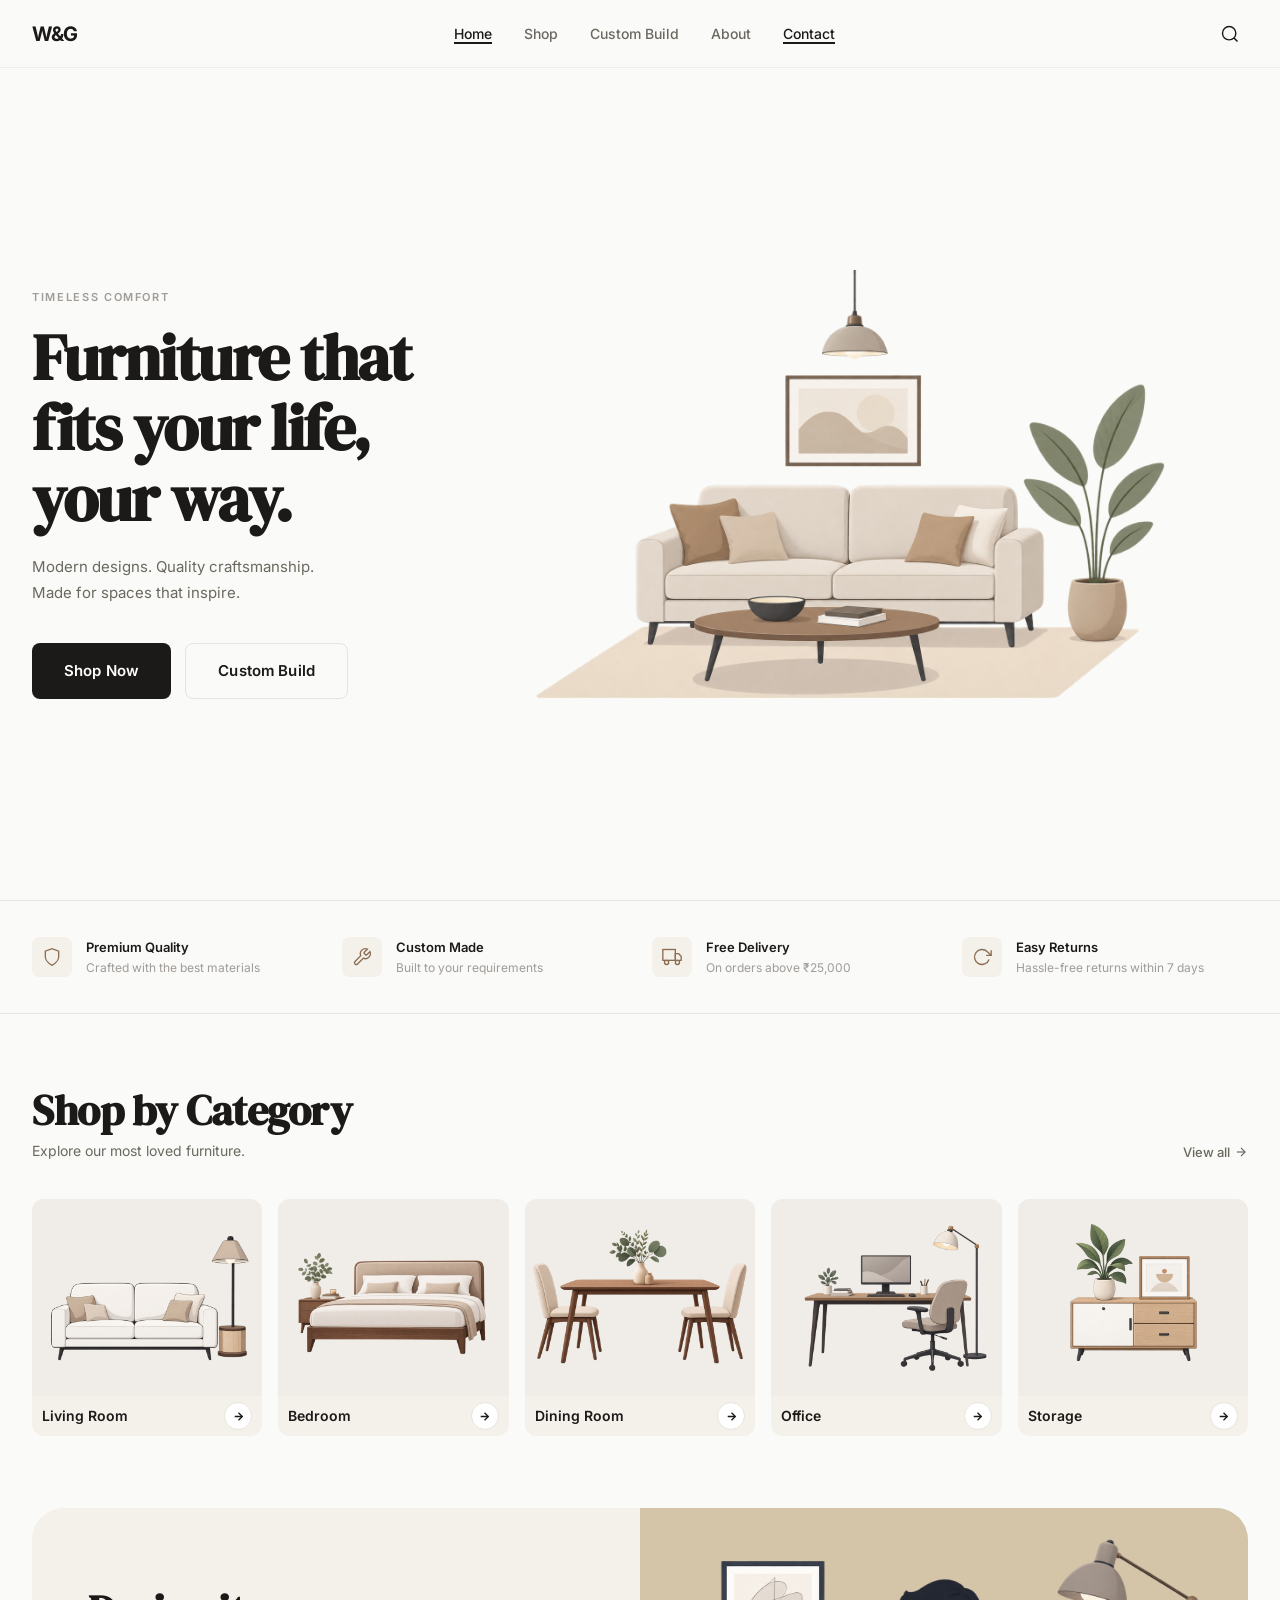
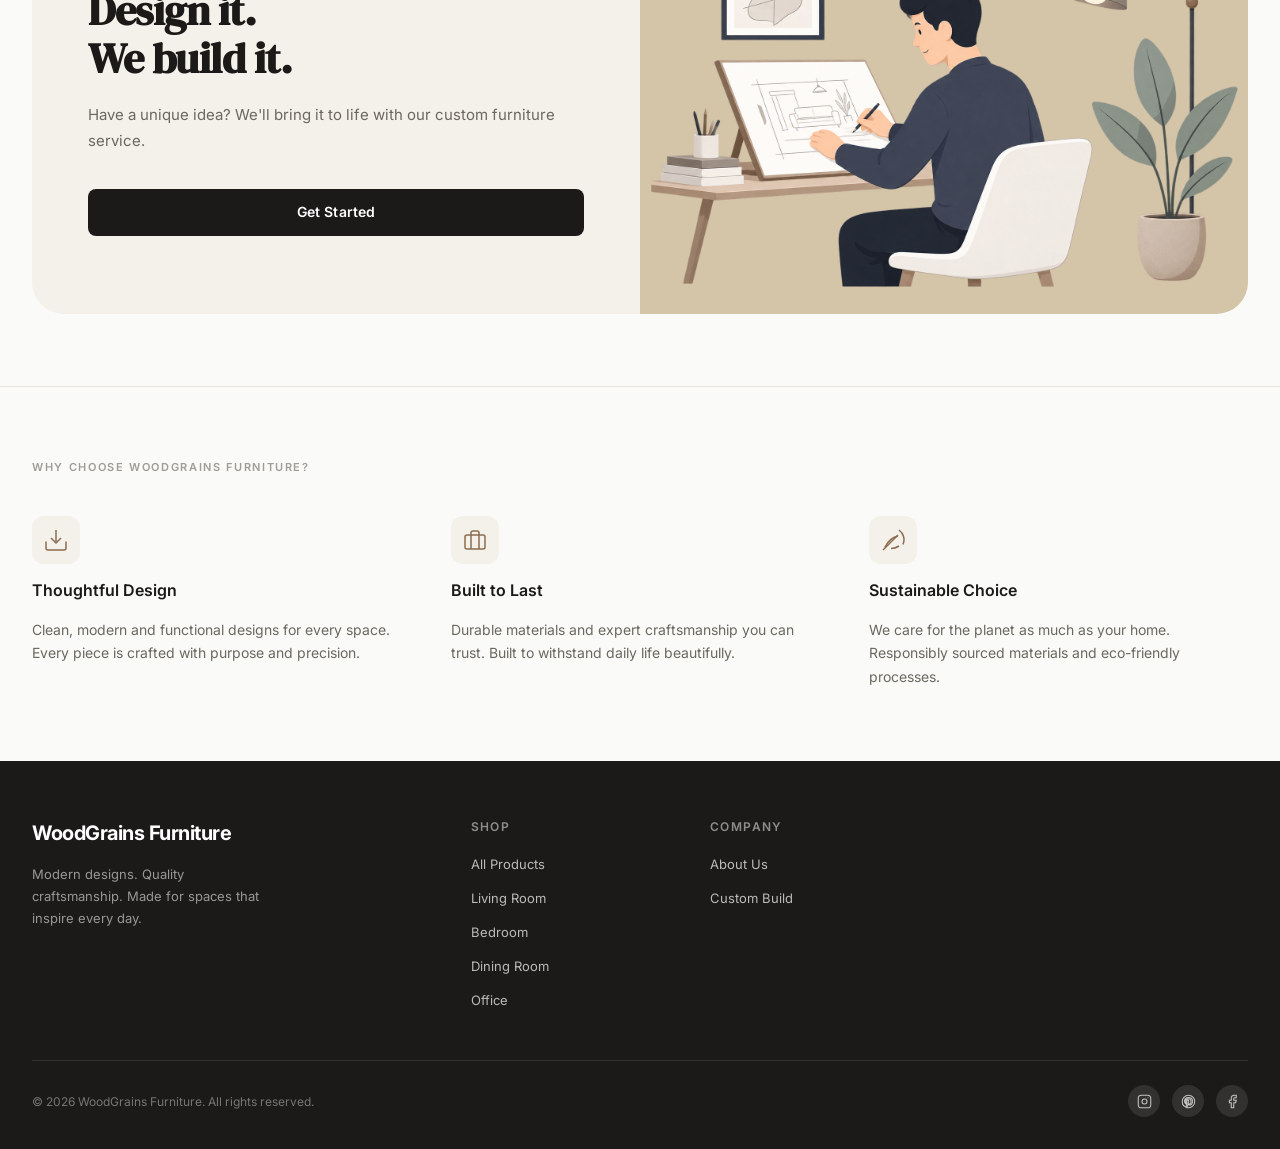
<file: index.html>
<!DOCTYPE html>
<html lang="en">
<head>
  <meta charset="UTF-8">
  <meta name="viewport" content="width=device-width, initial-scale=1.0">
  <title>WoodGrains Furniture — Furniture That Fits Your Life</title>
  <meta name="description" content="Modern furniture designed for real living. Explore timeless collections crafted with quality materials and sustainable choices.">
  <link rel="preconnect" href="https://fonts.googleapis.com">
  <link rel="preconnect" href="https://fonts.gstatic.com" crossorigin>
  <link href="https://fonts.googleapis.com/css2?family=Inter:wght@300;400;500;600;700&family=DM+Serif+Display:ital@0;1&display=swap" rel="stylesheet">
  <link rel="stylesheet" href="css/style.css">
  <link rel="stylesheet" href="css/mobile-fixes.css">
</head>
<body data-page="home">

  <!-- NAVBAR -->
  <nav class="navbar">
    <div class="container">
      <a href="index.html" class="nav-logo">W&amp;G</a>

      <ul class="nav-links">
        <li><a href="index.html" class="active">Home</a></li>
        <li><a href="shop.html">Shop</a></li>
        <li><a href="custom-build.html">Custom Build</a></li>
        <li><a href="about.html">About</a></li>
        <li><a href="index.html#contact">Contact</a></li>
      </ul>

      <div class="nav-icons">
        <button class="nav-icon-btn search-btn" aria-label="Search">
          <svg xmlns="http://www.w3.org/2000/svg" viewBox="0 0 24 24" fill="none" stroke="currentColor"><circle cx="11" cy="11" r="8"/><line x1="21" y1="21" x2="16.65" y2="16.65"/></svg>
        </button>
        <button class="hamburger" aria-label="Menu">
          <span></span><span></span><span></span>
        </button>
      </div>
    </div>
  </nav>

  <!-- MOBILE NAV -->
  <div class="mobile-nav">
    <a href="index.html">Home</a>
    <a href="shop.html">Shop</a>
    <a href="custom-build.html">Custom Build</a>
    <a href="about.html">About</a>
    <a href="index.html#contact">Contact</a>
  </div>

  <!-- SEARCH OVERLAY -->
  <div class="search-overlay">
    <div class="search-box">
      <svg xmlns="http://www.w3.org/2000/svg" viewBox="0 0 24 24" fill="none" stroke="currentColor" stroke-width="2"><circle cx="11" cy="11" r="8"/><line x1="21" y1="21" x2="16.65" y2="16.65"/></svg>
      <input type="text" placeholder="Search furniture...">
      <button class="search-close">
        <svg xmlns="http://www.w3.org/2000/svg" viewBox="0 0 24 24" fill="none" stroke="currentColor" stroke-width="2"><line x1="18" y1="6" x2="6" y2="18"/><line x1="6" y1="6" x2="18" y2="18"/></svg>
      </button>
    </div>
  </div>

  <main>

    <!-- ══ HERO ══ -->
    <section class="container">
      <div class="hero">
        <div class="hero-content">
          <p class="section-label">Timeless Comfort</p>
          <h1 class="hero-title">Furniture that<br>fits your life,<br>your way.</h1>
          <p class="hero-desc">Modern designs. Quality craftsmanship.<br>Made for spaces that inspire.</p>
          <div class="hero-actions">
            <a href="shop.html" class="btn btn-primary btn-lg">Shop Now</a>
            <a href="custom-build.html" class="btn btn-outline btn-lg">Custom Build</a>
          </div>
        </div>

        <div class="hero-image">
          <img src="images/hero-room.png" alt="Modern living room with WoodGrains Furniture"
               onerror="this.parentElement.style.background='var(--bg-alt)'; this.style.display='none'">
        </div>
      </div>
    </section>

    <!-- ══ TRUST BAR ══ -->
    <section class="trust-bar">
      <div class="container">
        <div class="trust-bar-inner">
          <div class="trust-item">
            <div class="trust-icon">
              <svg xmlns="http://www.w3.org/2000/svg" viewBox="0 0 24 24" fill="none" stroke="currentColor"><path d="M12 22s8-4 8-10V5l-8-3-8 3v7c0 6 8 10 8 10z"/></svg>
            </div>
            <div class="trust-text">
              <h4>Premium Quality</h4>
              <p>Crafted with the best materials</p>
            </div>
          </div>
          <div class="trust-item">
            <div class="trust-icon">
              <svg xmlns="http://www.w3.org/2000/svg" viewBox="0 0 24 24" fill="none" stroke="currentColor"><path d="M14.7 6.3a1 1 0 0 0 0 1.4l1.6 1.6a1 1 0 0 0 1.4 0l3.77-3.77a6 6 0 0 1-7.94 7.94l-6.91 6.91a2.12 2.12 0 0 1-3-3l6.91-6.91a6 6 0 0 1 7.94-7.94l-3.76 3.76z"/></svg>
            </div>
            <div class="trust-text">
              <h4>Custom Made</h4>
              <p>Built to your requirements</p>
            </div>
          </div>
          <div class="trust-item">
            <div class="trust-icon">
              <svg xmlns="http://www.w3.org/2000/svg" viewBox="0 0 24 24" fill="none" stroke="currentColor"><rect x="1" y="3" width="15" height="13"/><polygon points="16 8 20 8 23 11 23 16 16 16 16 8"/><circle cx="5.5" cy="18.5" r="2.5"/><circle cx="18.5" cy="18.5" r="2.5"/></svg>
            </div>
            <div class="trust-text">
              <h4>Free Delivery</h4>
              <p>On orders above ₹25,000</p>
            </div>
          </div>
          <div class="trust-item">
            <div class="trust-icon">
              <svg xmlns="http://www.w3.org/2000/svg" viewBox="0 0 24 24" fill="none" stroke="currentColor"><polyline points="23 4 23 10 17 10"/><path d="M20.49 15a9 9 0 1 1-2.12-9.36L23 10"/></svg>
            </div>
            <div class="trust-text">
              <h4>Easy Returns</h4>
              <p>Hassle-free returns within 7 days</p>
            </div>
          </div>
        </div>
      </div>
    </section>

    <!-- ══ SHOP BY CATEGORY ══ -->
    <section class="category-section">
      <div class="container">
        <div class="section-header">
          <div>
            <h2 class="section-title">Shop by Category</h2>
            <p style="color:var(--text-sec);font-size:14px;margin-top:6px;">Explore our most loved furniture.</p>
          </div>
          <a href="shop.html" class="view-all">
            View all
            <svg xmlns="http://www.w3.org/2000/svg" viewBox="0 0 24 24" fill="none" stroke="currentColor" stroke-width="2"><line x1="5" y1="12" x2="19" y2="12"/><polyline points="12 5 19 12 12 19"/></svg>
          </a>
        </div>

        <div class="category-grid">
          <!-- Living Room -->
          <a href="shop.html?cat=living-room" class="category-card">
            <div class="category-img">
              <img src="images/category-living.png" alt="Living Room"
                   onerror="this.parentElement.innerHTML='<div class=\\'category-img-placeholder\\'>Living Room</div>'">
            </div>
            <div class="category-footer">
              <h3>Living Room</h3>
              <span class="cat-arrow">
                <svg xmlns="http://www.w3.org/2000/svg" viewBox="0 0 24 24" fill="none" stroke="currentColor" stroke-width="2.5"><line x1="5" y1="12" x2="19" y2="12"/><polyline points="12 5 19 12 12 19"/></svg>
              </span>
            </div>
          </a>

          <!-- Bedroom -->
          <a href="shop.html?cat=bedroom" class="category-card">
            <div class="category-img">
              <img src="images/category-bedroom.png" alt="Bedroom"
                   onerror="this.parentElement.innerHTML='<div class=\\'category-img-placeholder\\'>Bedroom</div>'">
            </div>
            <div class="category-footer">
              <h3>Bedroom</h3>
              <span class="cat-arrow">
                <svg xmlns="http://www.w3.org/2000/svg" viewBox="0 0 24 24" fill="none" stroke="currentColor" stroke-width="2.5"><line x1="5" y1="12" x2="19" y2="12"/><polyline points="12 5 19 12 12 19"/></svg>
              </span>
            </div>
          </a>

          <!-- Dining Room -->
          <a href="shop.html?cat=dining-room" class="category-card">
            <div class="category-img">
              <img src="images/category-dining.png" alt="Dining Room"
                   onerror="this.parentElement.innerHTML='<div class=\\'category-img-placeholder \\'>Dining Room</div>'">
            </div>
            <div class="category-footer">
              <h3>Dining Room</h3>
              <span class="cat-arrow">
                <svg xmlns="http://www.w3.org/2000/svg" viewBox="0 0 24 24" fill="none" stroke="currentColor" stroke-width="2.5"><line x1="5" y1="12" x2="19" y2="12"/><polyline points="12 5 19 12 12 19"/></svg>
              </span>
            </div>
          </a>

          <!-- Office -->
          <a href="shop.html?cat=office" class="category-card">
            <div class="category-img">
              <img src="images/category-office.png" alt="Office"
                   onerror="this.parentElement.innerHTML='<div class=\\'category-img-placeholder\\'>Office</div>'">
            </div>
            <div class="category-footer">
              <h3>Office</h3>
              <span class="cat-arrow">
                <svg xmlns="http://www.w3.org/2000/svg" viewBox="0 0 24 24" fill="none" stroke="currentColor" stroke-width="2.5"><line x1="5" y1="12" x2="19" y2="12"/><polyline points="12 5 19 12 12 19"/></svg>
              </span>
            </div>
          </a>

          <!-- Storage -->
          <a href="shop.html?cat=storage" class="category-card">
            <div class="category-img">
              <img src="images/category-storage.png" alt="Storage"
                   onerror="this.parentElement.innerHTML='<div class=\\'category-img-placeholder\\'>Storage</div>'">
            </div>
            <div class="category-footer">
              <h3>Storage</h3>
              <span class="cat-arrow">
                <svg xmlns="http://www.w3.org/2000/svg" viewBox="0 0 24 24" fill="none" stroke="currentColor" stroke-width="2.5"><line x1="5" y1="12" x2="19" y2="12"/><polyline points="12 5 19 12 12 19"/></svg>
              </span>
            </div>
          </a>
        </div>
      </div>
    </section>

    <!-- ══ CUSTOM BUILD CTA ══ -->
    <section class="container" style="margin-bottom: 0;">
      <div class="build-cta">
        <div class="build-cta-content">
          <h2 class="section-title">Design it.<br>We build it.</h2>
          <p>Have a unique idea? We'll bring it to life with our custom furniture service.</p>
          <a href="custom-build.html" class="btn btn-primary">Get Started</a>
        </div>
        <div class="build-cta-img">
          <img src="images/custom-build-person.png" alt="Designer working on custom furniture"
               onerror="this.style.display='none'">
        </div>
      </div>
    </section>

    <!-- ══ WHY CHOOSE FURNI ══ -->
    <section class="why-section">
      <div class="container">
        <p class="section-label">Why Choose WoodGrains Furniture?</p>
        <div class="why-grid">
          <div class="why-item">
            <div class="why-icon">
              <svg xmlns="http://www.w3.org/2000/svg" viewBox="0 0 24 24" fill="none" stroke="currentColor"><path d="M2 13.5V20a2 2 0 0 0 2 2h16a2 2 0 0 0 2-2v-6.5"/><path d="M7 10l5 5 5-5"/><path d="M12 15V2"/></svg>
            </div>
            <h3>Thoughtful Design</h3>
            <p>Clean, modern and functional designs for every space. Every piece is crafted with purpose and precision.</p>
          </div>
          <div class="why-item">
            <div class="why-icon">
              <svg xmlns="http://www.w3.org/2000/svg" viewBox="0 0 24 24" fill="none" stroke="currentColor"><rect x="2" y="7" width="20" height="14" rx="2" ry="2"/><path d="M16 21V5a2 2 0 0 0-2-2h-4a2 2 0 0 0-2 2v16"/></svg>
            </div>
            <h3>Built to Last</h3>
            <p>Durable materials and expert craftsmanship you can trust. Built to withstand daily life beautifully.</p>
          </div>
          <div class="why-item">
            <div class="why-icon">
              <svg xmlns="http://www.w3.org/2000/svg" viewBox="0 0 24 24" fill="none" stroke="currentColor"><path d="M17 8C8 10 5.9 16.17 3.82 19.5"/><path d="M18 2a12 12 0 0 1 4 14.5"/><path d="M10.07 20.5a15.26 15.26 0 0 0 7.93-2.5"/><path d="M2 22 17 7"/></svg>
            </div>
            <h3>Sustainable Choice</h3>
            <p>We care for the planet as much as your home. Responsibly sourced materials and eco-friendly processes.</p>
          </div>
        </div>
      </div>
    </section>

  </main>

  <!-- FOOTER -->
  <footer id="contact">
    <div class="container">
      <div class="footer-grid">
        <div class="footer-brand">
          <a href="index.html" class="nav-logo">WoodGrains Furniture</a>
          <p>Modern designs. Quality craftsmanship. Made for spaces that inspire every day.</p>
        </div>
        <div class="footer-col">
          <h4>Shop</h4>
          <ul>
            <li><a href="shop.html">All Products</a></li>
            <li><a href="shop.html?cat=living-room">Living Room</a></li>
            <li><a href="shop.html?cat=bedroom">Bedroom</a></li>
            <li><a href="shop.html?cat=dining-room">Dining Room</a></li>
            <li><a href="shop.html?cat=office">Office</a></li>
          </ul>
        </div>
        <div class="footer-col">
          <h4>Company</h4>
          <ul>
            <li><a href="about.html">About Us</a></li>
            <li><a href="custom-build.html">Custom Build</a></li>
          </ul>
        </div>
        
      </div>

      <div class="footer-bottom">
        <p>© 2026 WoodGrains Furniture. All rights reserved.</p>
        <div class="footer-socials">
          <a href="#" class="social-link" aria-label="Instagram">
            <svg xmlns="http://www.w3.org/2000/svg" viewBox="0 0 24 24" fill="none" stroke="currentColor"><rect x="2" y="2" width="20" height="20" rx="5" ry="5"/><circle cx="12" cy="12" r="4"/><circle cx="17.5" cy="6.5" r="0.1" stroke-width="3"/></svg>
          </a>
          <a href="#" class="social-link" aria-label="Pinterest">
            <svg xmlns="http://www.w3.org/2000/svg" viewBox="0 0 24 24" fill="none" stroke="currentColor"><path d="M12 2C6.477 2 2 6.477 2 12c0 4.236 2.636 7.855 6.356 9.312-.088-.791-.167-2.005.035-2.868.181-.78 1.172-4.97 1.172-4.97s-.299-.598-.299-1.482c0-1.388.806-2.428 1.808-2.428.852 0 1.265.64 1.265 1.408 0 .858-.546 2.141-.828 3.33-.236.995.499 1.806 1.476 1.806 1.771 0 3.132-1.868 3.132-4.561 0-2.384-1.715-4.052-4.163-4.052-2.835 0-4.498 2.126-4.498 4.324 0 .856.33 1.775.741 2.275.081.099.093.185.069.285-.076.314-.244.995-.277 1.134-.044.183-.146.222-.336.134-1.249-.581-2.03-2.407-2.03-3.874 0-3.154 2.292-6.052 6.608-6.052 3.469 0 6.165 2.473 6.165 5.776 0 3.447-2.173 6.22-5.19 6.22-1.013 0-1.967-.527-2.292-1.148l-.623 2.378c-.226.869-.835 1.958-1.244 2.621.937.29 1.931.446 2.962.446 5.523 0 10-4.477 10-10S17.523 2 12 2z"/></svg>
          </a>
          <a href="#" class="social-link" aria-label="Facebook">
            <svg xmlns="http://www.w3.org/2000/svg" viewBox="0 0 24 24" fill="none" stroke="currentColor"><path d="M18 2h-3a5 5 0 0 0-5 5v3H7v4h3v8h4v-8h3l1-4h-4V7a1 1 0 0 1 1-1h3z"/></svg>
          </a>
        </div>
      </div>
    </div>
  </footer>

  <script src="js/supabase-config.js"></script>
  <script src="js/script.js"></script>
</body>
</html>
</file>
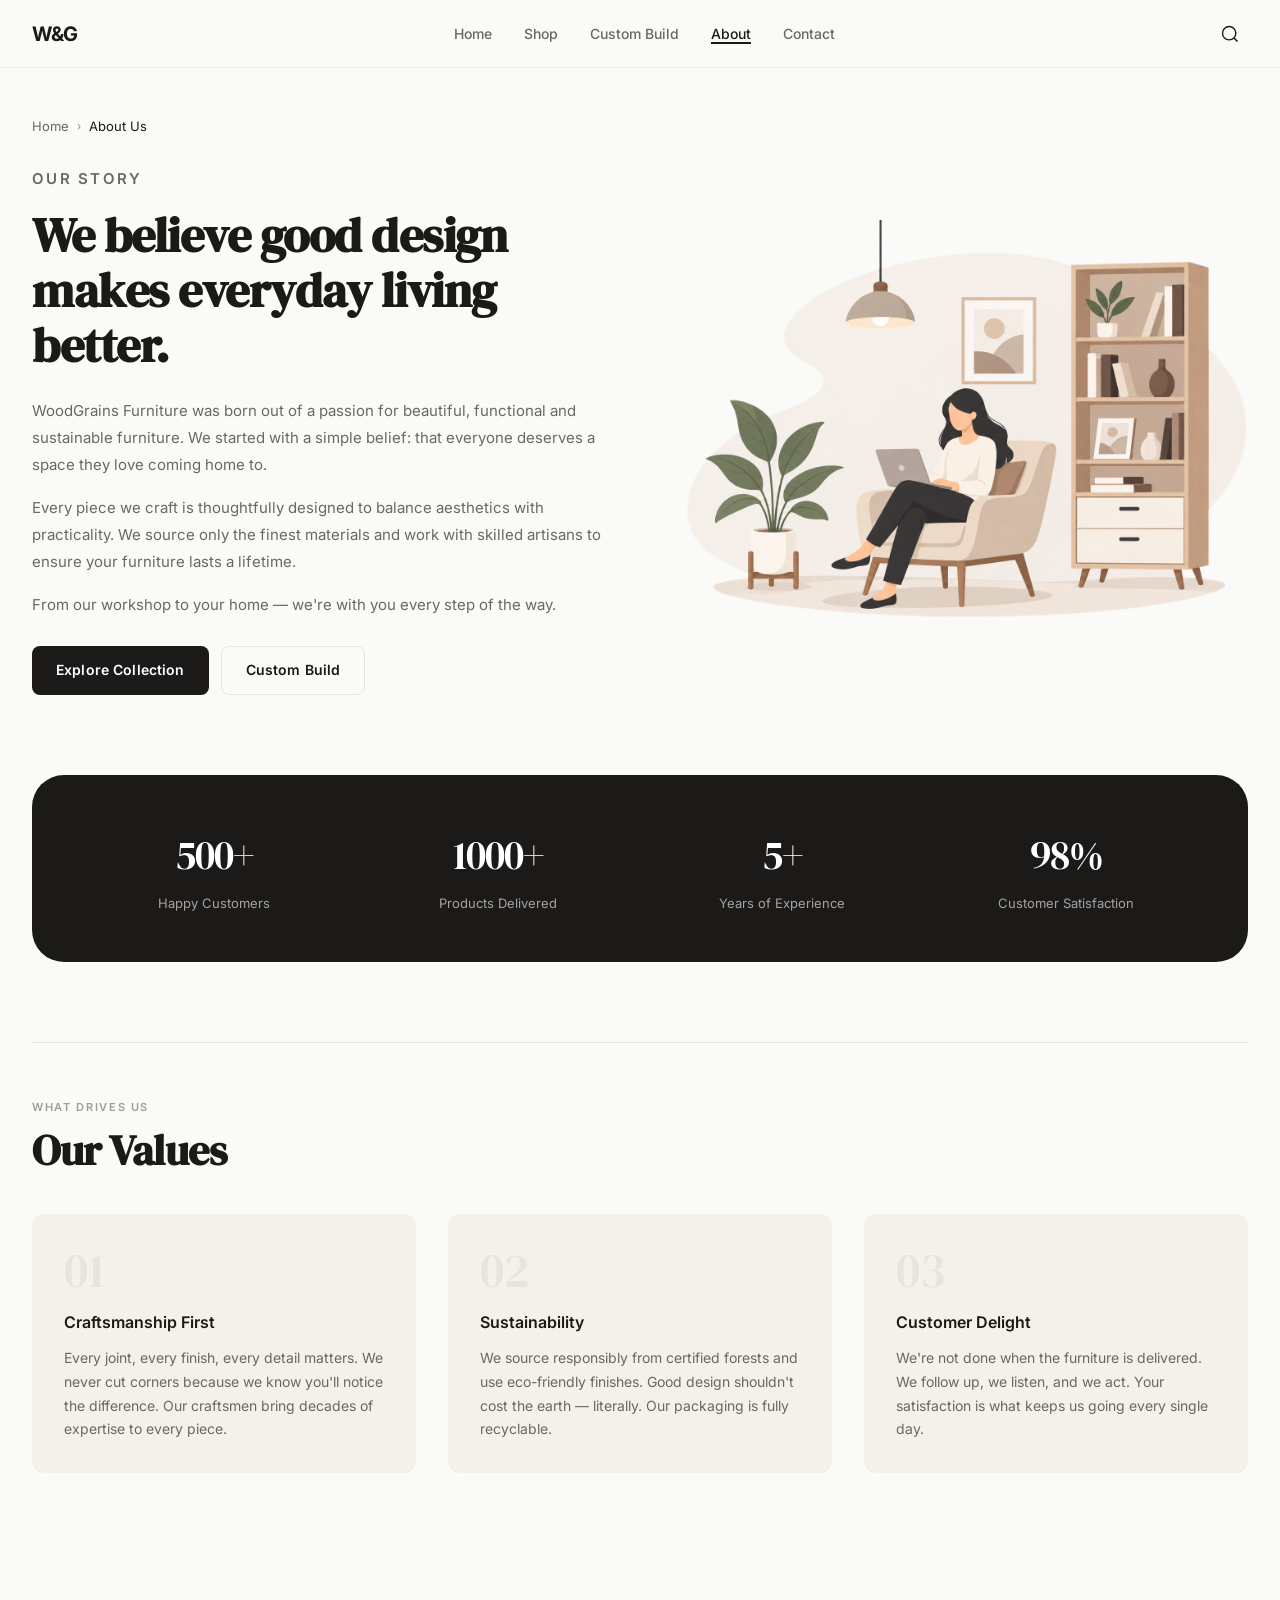
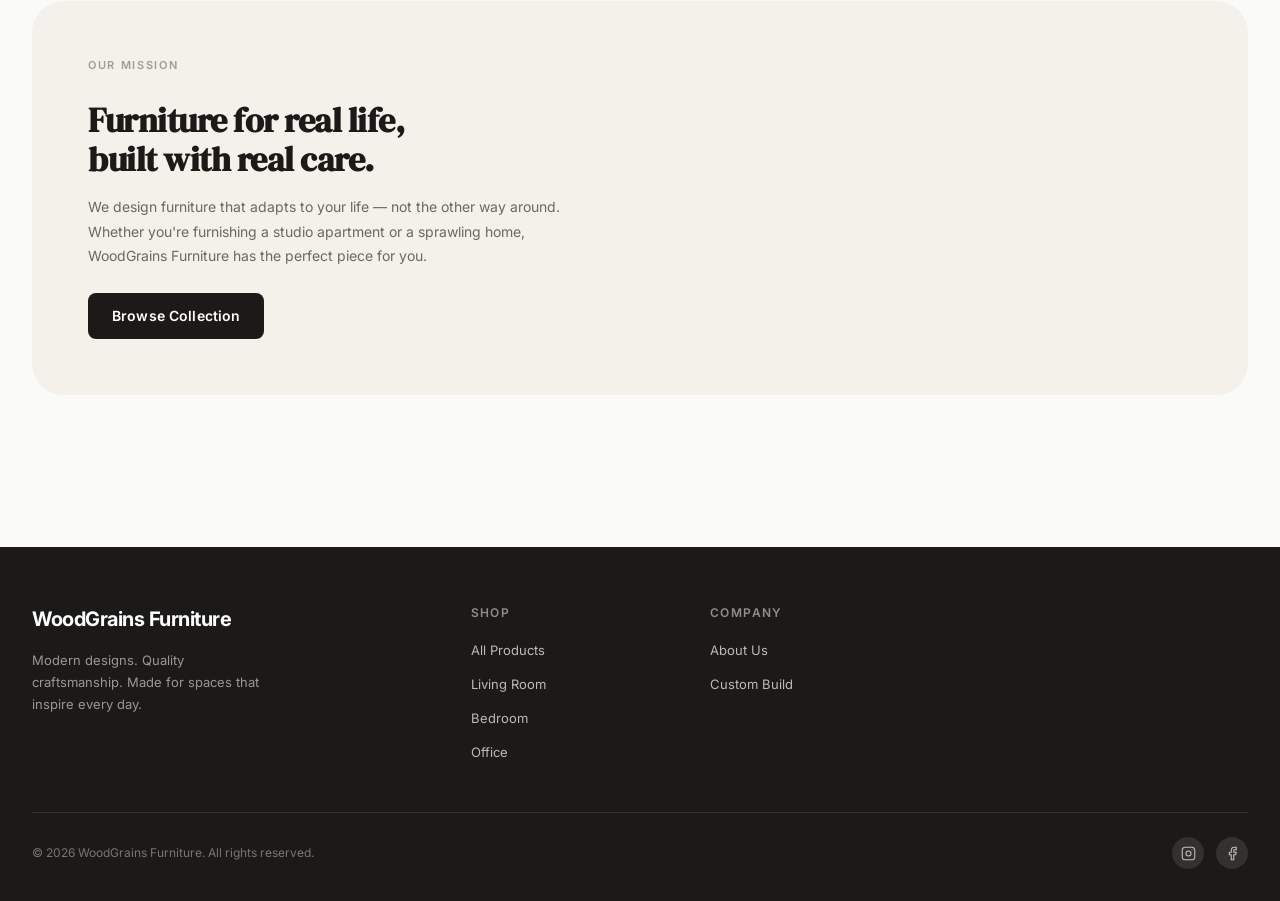
<file: about.html>
<!DOCTYPE html>
<html lang="en">
<head>
  <meta charset="UTF-8">
  <meta name="viewport" content="width=device-width, initial-scale=1.0">
  <title>About Us — WoodGrains Furniture</title>
  <meta name="description" content="WoodGrains Furniture is born out of a passion for beautiful, functional and sustainable furniture. We believe good design makes everyday living better.">
  <link rel="preconnect" href="https://fonts.googleapis.com">
  <link rel="preconnect" href="https://fonts.gstatic.com" crossorigin>
  <link href="https://fonts.googleapis.com/css2?family=Inter:wght@300;400;500;600;700&family=DM+Serif+Display:ital@0;1&display=swap" rel="stylesheet">
  <link rel="stylesheet" href="css/style.css">
  <link rel="stylesheet" href="css/mobile-fixes.css">
</head>
<body data-page="about">

  <!-- NAVBAR -->
  <nav class="navbar">
    <div class="container">
      <a href="index.html" class="nav-logo">W&amp;G</a>
      <ul class="nav-links">
        <li><a href="index.html">Home</a></li>
        <li><a href="shop.html">Shop</a></li>
        <li><a href="custom-build.html">Custom Build</a></li>
        <li><a href="about.html" class="active">About</a></li>
        <li><a href="index.html#contact">Contact</a></li>
      </ul>
      <div class="nav-icons">
        <button class="nav-icon-btn search-btn" aria-label="Search">
          <svg xmlns="http://www.w3.org/2000/svg" viewBox="0 0 24 24" fill="none" stroke="currentColor"><circle cx="11" cy="11" r="8"/><line x1="21" y1="21" x2="16.65" y2="16.65"/></svg>
        </button>
        <button class="hamburger" aria-label="Menu"><span></span><span></span><span></span></button>
      </div>
    </div>
  </nav>
  <div class="mobile-nav">
    <a href="index.html">Home</a>
    <a href="shop.html">Shop</a>
    <a href="custom-build.html">Custom Build</a>
    <a href="about.html">About</a>
    <a href="index.html#contact">Contact</a>
  </div>
  <div class="search-overlay">
    <div class="search-box">
      <svg xmlns="http://www.w3.org/2000/svg" viewBox="0 0 24 24" fill="none" stroke="currentColor" stroke-width="2"><circle cx="11" cy="11" r="8"/><line x1="21" y1="21" x2="16.65" y2="16.65"/></svg>
      <input type="text" placeholder="Search furniture...">
      <button class="search-close"><svg xmlns="http://www.w3.org/2000/svg" viewBox="0 0 24 24" fill="none" stroke="currentColor" stroke-width="2"><line x1="18" y1="6" x2="6" y2="18"/><line x1="6" y1="6" x2="18" y2="18"/></svg></button>
    </div>
  </div>

  <main class="about-page">
    <div class="container">

      <!-- Breadcrumb -->
      <nav class="breadcrumb">
        <a href="index.html">Home</a>
        <span class="breadcrumb-sep">›</span>
        <span>About Us</span>
      </nav>

      <!-- ══ HERO ══ -->
      <div class="about-hero">
        <div class="about-hero-content">
          <p class="section-label">Our Story</p>
          <h1 class="section-title">We believe good design makes everyday living better.</h1>
          <p>
            WoodGrains Furniture was born out of a passion for beautiful, functional and sustainable furniture. We started with a simple belief: that everyone deserves a space they love coming home to.
          </p>
          <p>
            Every piece we craft is thoughtfully designed to balance aesthetics with practicality. We source only the finest materials and work with skilled artisans to ensure your furniture lasts a lifetime.
          </p>
          <p>
            From our workshop to your home — we're with you every step of the way.
          </p>
          <div style="margin-top:28px; display:flex; gap:12px; flex-wrap:wrap;">
            <a href="shop.html" class="btn btn-primary">Explore Collection</a>
            <a href="custom-build.html" class="btn btn-outline">Custom Build</a>
          </div>
        </div>

        <div class="about-img">
          <img src="images/about-interior.png" alt="Beautiful WoodGrains Furniture interior setup"
               onerror="this.parentElement.style.background='var(--bg-alt)'; this.style.display='none'">
        </div>
      </div>

      <!-- ══ STATS ══ -->
      <div class="stats-bar">
        <div class="stat-item">
          <div class="stat-num">500+</div>
          <div class="stat-label">Happy Customers</div>
        </div>
        <div class="stat-item">
          <div class="stat-num">1000+</div>
          <div class="stat-label">Products Delivered</div>
        </div>
        <div class="stat-item">
          <div class="stat-num">5+</div>
          <div class="stat-label">Years of Experience</div>
        </div>
        <div class="stat-item">
          <div class="stat-num">98%</div>
          <div class="stat-label">Customer Satisfaction</div>
        </div>
      </div>

      <!-- ══ VALUES ══ -->
      <section class="values-section">
        <p class="section-label">What Drives Us</p>
        <h2 class="section-title">Our Values</h2>
        <div class="values-grid" style="margin-top:36px">

          <div class="value-card">
            <div class="value-num">01</div>
            <h3>Craftsmanship First</h3>
            <p>Every joint, every finish, every detail matters. We never cut corners because we know you'll notice the difference. Our craftsmen bring decades of expertise to every piece.</p>
          </div>

          <div class="value-card">
            <div class="value-num">02</div>
            <h3>Sustainability</h3>
            <p>We source responsibly from certified forests and use eco-friendly finishes. Good design shouldn't cost the earth — literally. Our packaging is fully recyclable.</p>
          </div>

          <div class="value-card">
            <div class="value-num">03</div>
            <h3>Customer Delight</h3>
            <p>We're not done when the furniture is delivered. We follow up, we listen, and we act. Your satisfaction is what keeps us going every single day.</p>
          </div>

        </div>
      </section>

      <!-- ══ TEAM / MISSION BANNER ══ -->
      <section style="margin-top: 72px; margin-bottom: 72px;">
        <div style="background: var(--bg-alt); border-radius: var(--r-xl); overflow: hidden; display: grid; grid-template-columns: 1fr 1fr; min-height: 320px;">
          <div style="padding: 56px; display: flex; flex-direction: column; justify-content: center; gap: 16px;">
            <p class="section-label">Our Mission</p>
            <h2 class="section-title" style="font-size: clamp(22px, 3vw, 34px);">Furniture for real life,<br>built with real care.</h2>
            <p style="font-size:14px; color:var(--text-sec); line-height:1.75;">
              We design furniture that adapts to your life — not the other way around. Whether you're furnishing a studio apartment or a sprawling home, WoodGrains Furniture has the perfect piece for you.
            </p>
            <a href="shop.html" class="btn btn-primary" style="width:fit-content; margin-top:8px">Browse Collection</a>
          </div>
          
        </div>
      </section>

    </div>
  </main>

  <!-- FOOTER -->
  <footer>
    <div class="container">
      <div class="footer-grid">
        <div class="footer-brand">
          <a href="index.html" class="nav-logo">WoodGrains Furniture</a>
          <p>Modern designs. Quality craftsmanship. Made for spaces that inspire every day.</p>
        </div>
        <div class="footer-col">
          <h4>Shop</h4>
          <ul>
            <li><a href="shop.html">All Products</a></li>
            <li><a href="shop.html?cat=living-room">Living Room</a></li>
            <li><a href="shop.html?cat=bedroom">Bedroom</a></li>
            <li><a href="shop.html?cat=office">Office</a></li>
          </ul>
        </div>
        <div class="footer-col">
          <h4>Company</h4>
          <ul>
            <li><a href="about.html">About Us</a></li>
            <li><a href="custom-build.html">Custom Build</a></li>
          </ul>
        </div>
        
      </div>
      <div class="footer-bottom">
        <p>© 2026 WoodGrains Furniture. All rights reserved.</p>
        <div class="footer-socials">
          <a href="#" class="social-link"><svg xmlns="http://www.w3.org/2000/svg" viewBox="0 0 24 24" fill="none" stroke="currentColor"><rect x="2" y="2" width="20" height="20" rx="5" ry="5"/><circle cx="12" cy="12" r="4"/><circle cx="17.5" cy="6.5" r="0.1" stroke-width="3"/></svg></a>
          <a href="#" class="social-link"><svg xmlns="http://www.w3.org/2000/svg" viewBox="0 0 24 24" fill="none" stroke="currentColor"><path d="M18 2h-3a5 5 0 0 0-5 5v3H7v4h3v8h4v-8h3l1-4h-4V7a1 1 0 0 1 1-1h3z"/></svg></a>
        </div>
      </div>
    </div>
  </footer>

  <script src="js/supabase-config.js"></script>
  <script src="js/script.js"></script>
</body>
</html>
</file>
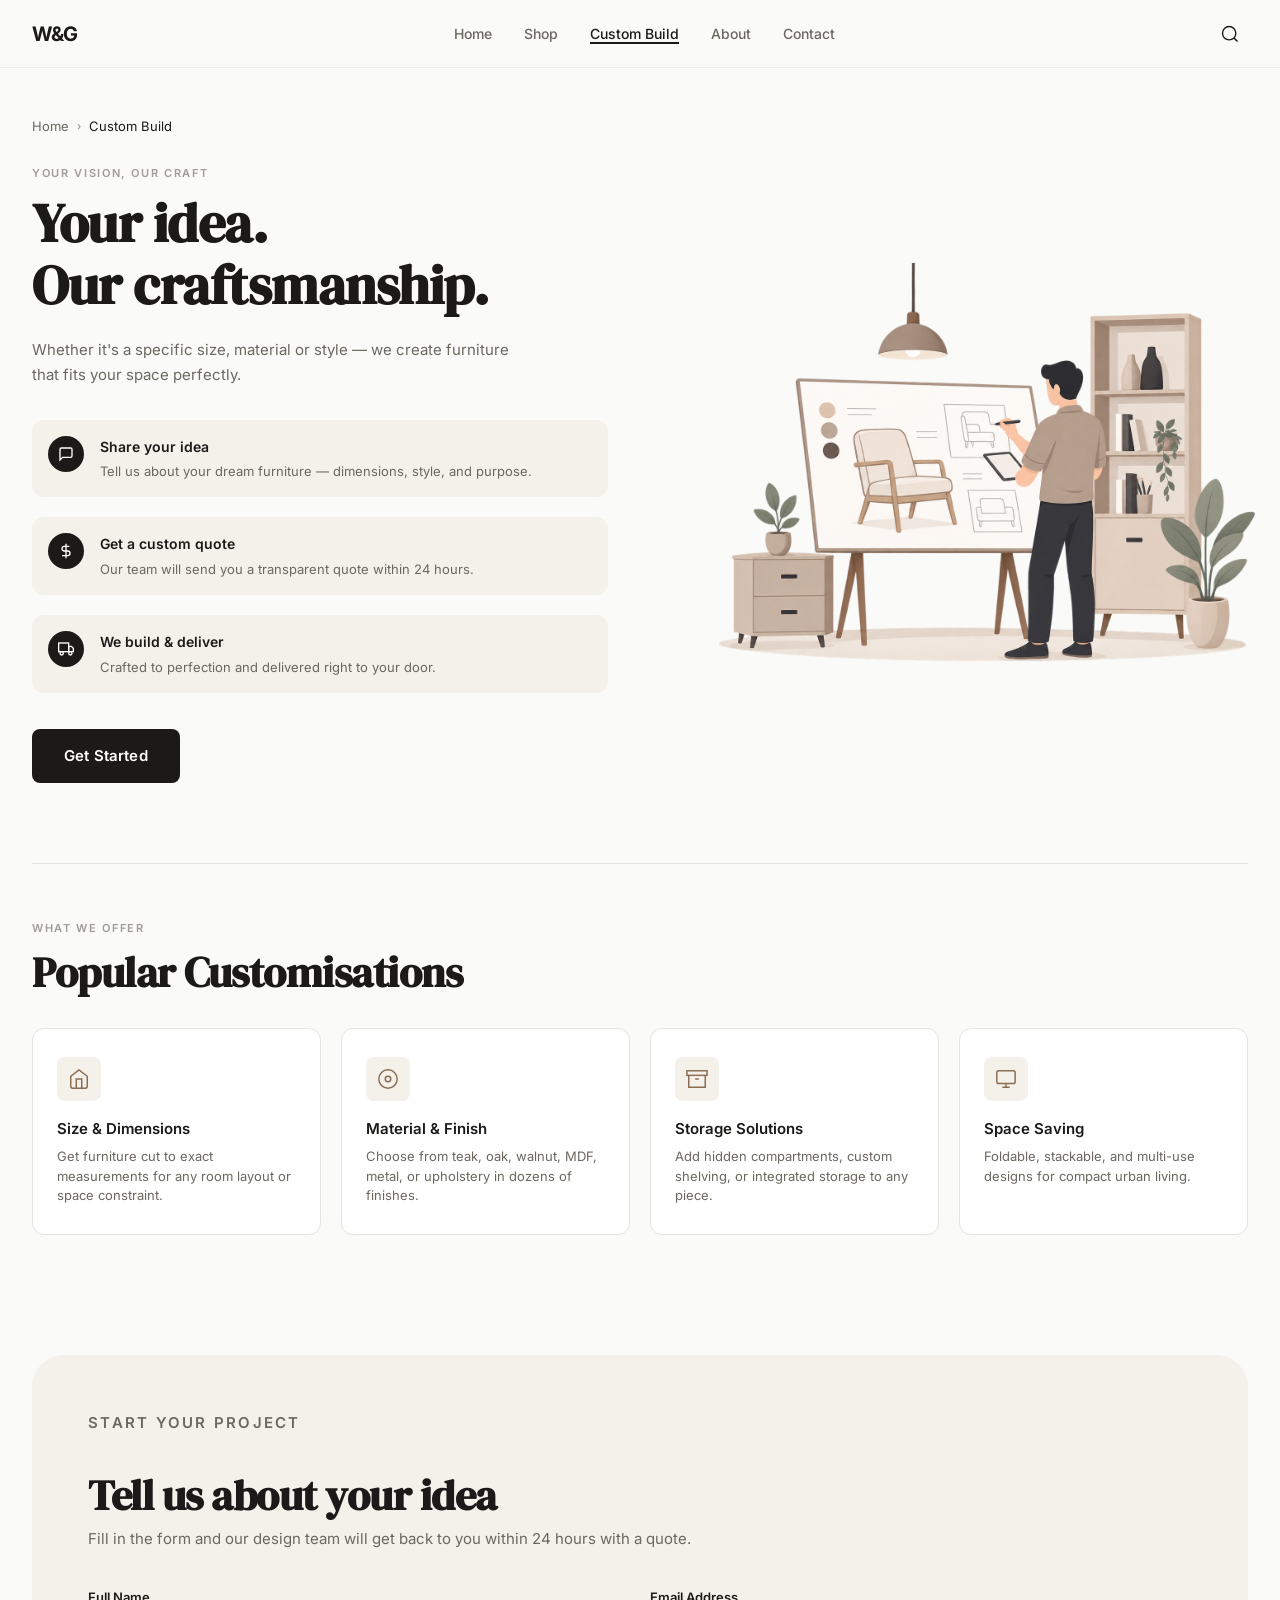
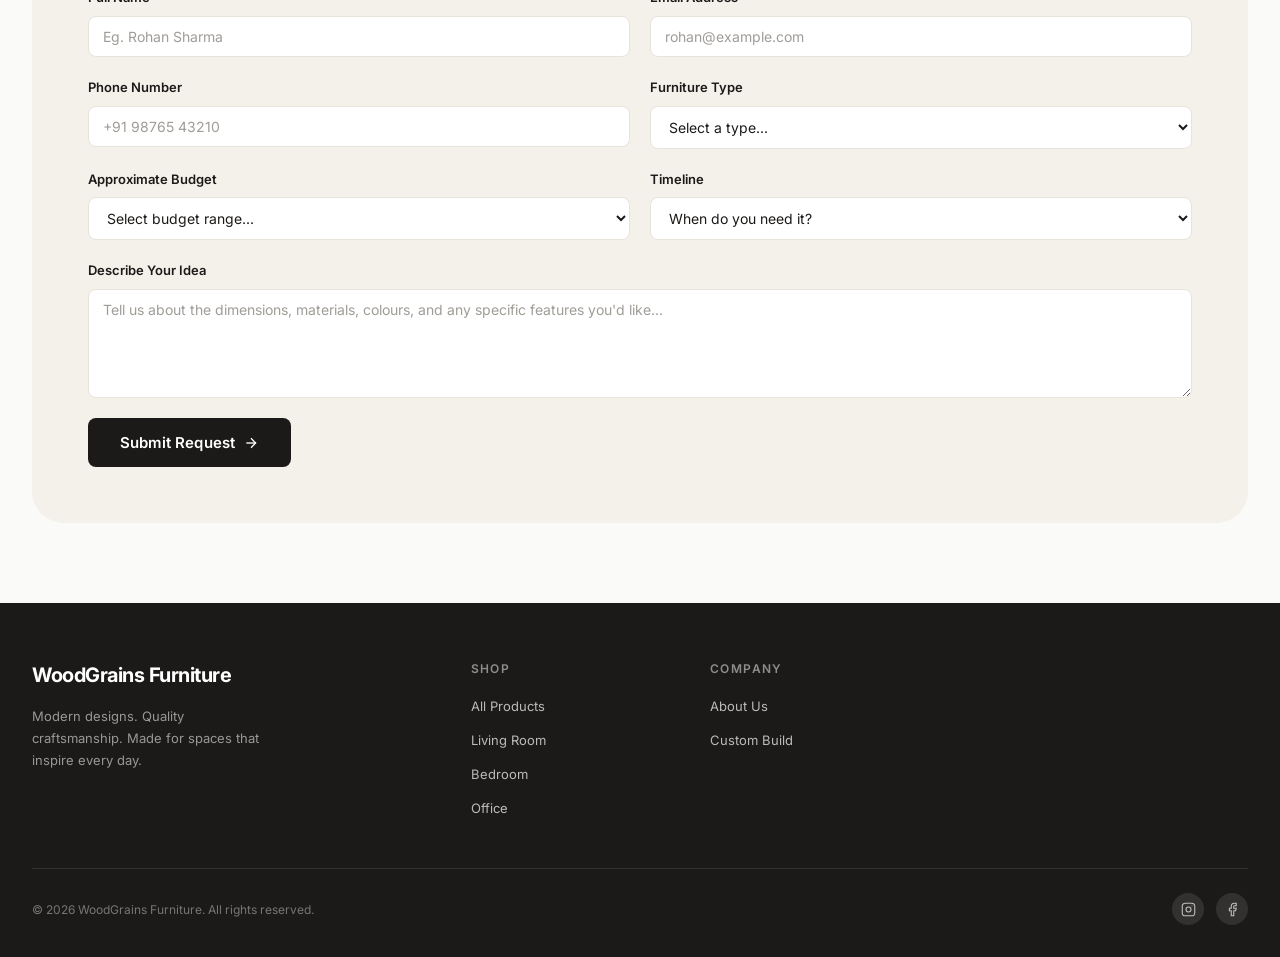
<file: custom-build.html>
<!DOCTYPE html>
<html lang="en">
<head>
  <meta charset="UTF-8">
  <meta name="viewport" content="width=device-width, initial-scale=1.0">
  <title>Custom Build — WoodGrains Furniture</title>
  <meta name="description" content="Your idea, our craftsmanship. Get custom-built furniture tailored to your exact size, material and style.">
  <link rel="preconnect" href="https://fonts.googleapis.com">
  <link rel="preconnect" href="https://fonts.gstatic.com" crossorigin>
  <link href="https://fonts.googleapis.com/css2?family=Inter:wght@300;400;500;600;700&family=DM+Serif+Display:ital@0;1&display=swap" rel="stylesheet">
  <link rel="stylesheet" href="css/style.css">
  <link rel="stylesheet" href="css/mobile-fixes.css">
  <style>
    .custom-form-section {
      background: var(--bg-alt);
      border-radius: var(--r-xl);
      padding: 56px;
      margin-top: 64px;
    }
    .custom-form-section .section-title { margin-bottom: 8px; }
    .custom-form-section > p { color: var(--text-sec); font-size: 15px; margin-bottom: 36px; }
    .form-grid { display: grid; grid-template-columns: 1fr 1fr; gap: 20px; }
    .form-group { display: flex; flex-direction: column; gap: 8px; }
    .form-group.full { grid-column: 1 / -1; }
    .form-group label { font-size: 13px; font-weight: 600; color: var(--text); }
    .form-group input,
    .form-group select,
    .form-group textarea {
      padding: 11px 14px;
      border: 1.5px solid var(--border);
      border-radius: var(--r-sm);
      font-size: 14px;
      font-family: var(--font-body);
      background: var(--bg-card);
      color: var(--text);
      outline: none;
      transition: border-color var(--t);
      resize: vertical;
    }
    .form-group input:focus,
    .form-group select:focus,
    .form-group textarea:focus { border-color: var(--text); }
    .form-group input::placeholder,
    .form-group textarea::placeholder { color: var(--text-muted); }
    @media (max-width: 700px) {
      .form-grid { grid-template-columns: 1fr; }
      .custom-form-section { padding: 32px 24px; }
    }
  </style>
</head>
<body data-page="custom-build">

  <!-- NAVBAR -->
  <nav class="navbar">
    <div class="container">
      <a href="index.html" class="nav-logo">W&amp;G</a>
      <ul class="nav-links">
        <li><a href="index.html">Home</a></li>
        <li><a href="shop.html">Shop</a></li>
        <li><a href="custom-build.html" class="active">Custom Build</a></li>
        <li><a href="about.html">About</a></li>
        <li><a href="index.html#contact">Contact</a></li>
      </ul>
      <div class="nav-icons">
        <button class="nav-icon-btn search-btn" aria-label="Search">
          <svg xmlns="http://www.w3.org/2000/svg" viewBox="0 0 24 24" fill="none" stroke="currentColor"><circle cx="11" cy="11" r="8"/><line x1="21" y1="21" x2="16.65" y2="16.65"/></svg>
        </button>
        <button class="hamburger" aria-label="Menu"><span></span><span></span><span></span></button>
      </div>
    </div>
  </nav>
  <div class="mobile-nav">
    <a href="index.html">Home</a>
    <a href="shop.html">Shop</a>
    <a href="custom-build.html">Custom Build</a>
    <a href="about.html">About</a>
    <a href="index.html#contact">Contact</a>
  </div>
  <div class="search-overlay">
    <div class="search-box">
      <svg xmlns="http://www.w3.org/2000/svg" viewBox="0 0 24 24" fill="none" stroke="currentColor" stroke-width="2"><circle cx="11" cy="11" r="8"/><line x1="21" y1="21" x2="16.65" y2="16.65"/></svg>
      <input type="text" placeholder="Search furniture...">
      <button class="search-close"><svg xmlns="http://www.w3.org/2000/svg" viewBox="0 0 24 24" fill="none" stroke="currentColor" stroke-width="2"><line x1="18" y1="6" x2="6" y2="18"/><line x1="6" y1="6" x2="18" y2="18"/></svg></button>
    </div>
  </div>

  <main class="custom-build-page">
    <div class="container">

      <!-- Breadcrumb -->
      <nav class="breadcrumb">
        <a href="index.html">Home</a>
        <span class="breadcrumb-sep">›</span>
        <span>Custom Build</span>
      </nav>

      <!-- ══ HERO ══ -->
      <div class="custom-build-hero">
        <div class="custom-hero-content">
          <p class="section-label">Your Vision, Our Craft</p>
          <h1 class="section-title">Your idea.<br>Our craftsmanship.</h1>
          <p class="section-sub">
            Whether it's a specific size, material or style — we create furniture that fits your space perfectly.
          </p>

          <div class="custom-steps">
            <div class="custom-step">
              <div class="step-icon">
                <svg xmlns="http://www.w3.org/2000/svg" viewBox="0 0 24 24" fill="none" stroke="currentColor"><path d="M21 15a2 2 0 0 1-2 2H7l-4 4V5a2 2 0 0 1 2-2h14a2 2 0 0 1 2 2z"/></svg>
              </div>
              <div class="step-text">
                <h4>Share your idea</h4>
                <p>Tell us about your dream furniture — dimensions, style, and purpose.</p>
              </div>
            </div>
            <div class="custom-step">
              <div class="step-icon">
                <svg xmlns="http://www.w3.org/2000/svg" viewBox="0 0 24 24" fill="none" stroke="currentColor"><line x1="12" y1="1" x2="12" y2="23"/><path d="M17 5H9.5a3.5 3.5 0 0 0 0 7h5a3.5 3.5 0 0 1 0 7H6"/></svg>
              </div>
              <div class="step-text">
                <h4>Get a custom quote</h4>
                <p>Our team will send you a transparent quote within 24 hours.</p>
              </div>
            </div>
            <div class="custom-step">
              <div class="step-icon">
                <svg xmlns="http://www.w3.org/2000/svg" viewBox="0 0 24 24" fill="none" stroke="currentColor"><rect x="1" y="3" width="15" height="13"/><polygon points="16 8 20 8 23 11 23 16 16 16 16 8"/><circle cx="5.5" cy="18.5" r="2.5"/><circle cx="18.5" cy="18.5" r="2.5"/></svg>
              </div>
              <div class="step-text">
                <h4>We build &amp; deliver</h4>
                <p>Crafted to perfection and delivered right to your door.</p>
              </div>
            </div>
          </div>

          <a href="#custom-form" class="btn btn-primary btn-lg">Get Started</a>
        </div>

        <div class="custom-build-img">
          <img src="images/custom-build.png" alt="Designer crafting custom furniture"
               onerror="this.parentElement.style.background='var(--bg-alt)'; this.style.display='none'">
        </div>
      </div>

      <!-- ══ POPULAR CUSTOMISATIONS ══ -->
      <section class="popular-custom">
        <p class="section-label">What We Offer</p>
        <h2 class="section-title">Popular Customisations</h2>
        <div class="custom-options-grid" style="margin-top:32px">

          <div class="custom-option-card">
            <div class="custom-option-icon">
              <svg xmlns="http://www.w3.org/2000/svg" viewBox="0 0 24 24" fill="none" stroke="currentColor"><path d="M3 9l9-7 9 7v11a2 2 0 0 1-2 2H5a2 2 0 0 1-2-2z"/><polyline points="9 22 9 12 15 12 15 22"/></svg>
            </div>
            <h3>Size &amp; Dimensions</h3>
            <p>Get furniture cut to exact measurements for any room layout or space constraint.</p>
          </div>

          <div class="custom-option-card">
            <div class="custom-option-icon">
              <svg xmlns="http://www.w3.org/2000/svg" viewBox="0 0 24 24" fill="none" stroke="currentColor"><circle cx="12" cy="12" r="10"/><circle cx="12" cy="12" r="3"/></svg>
            </div>
            <h3>Material &amp; Finish</h3>
            <p>Choose from teak, oak, walnut, MDF, metal, or upholstery in dozens of finishes.</p>
          </div>

          <div class="custom-option-card">
            <div class="custom-option-icon">
              <svg xmlns="http://www.w3.org/2000/svg" viewBox="0 0 24 24" fill="none" stroke="currentColor"><polyline points="21 8 21 21 3 21 3 8"/><rect x="1" y="3" width="22" height="5"/><line x1="10" y1="12" x2="14" y2="12"/></svg>
            </div>
            <h3>Storage Solutions</h3>
            <p>Add hidden compartments, custom shelving, or integrated storage to any piece.</p>
          </div>

          <div class="custom-option-card">
            <div class="custom-option-icon">
              <svg xmlns="http://www.w3.org/2000/svg" viewBox="0 0 24 24" fill="none" stroke="currentColor"><rect x="2" y="3" width="20" height="14" rx="2" ry="2"/><line x1="8" y1="21" x2="16" y2="21"/><line x1="12" y1="17" x2="12" y2="21"/></svg>
            </div>
            <h3>Space Saving</h3>
            <p>Foldable, stackable, and multi-use designs for compact urban living.</p>
          </div>

        </div>
      </section>

      <!-- ══ CONTACT FORM ══ -->
      <section class="custom-form-section" id="custom-form">
        <p class="section-label">Start Your Project</p>
        <h2 class="section-title">Tell us about your idea</h2>
        <p>Fill in the form and our design team will get back to you within 24 hours with a quote.</p>

        <form class="form-grid" onsubmit="handleCustomForm(event)">
          <div class="form-group">
            <label for="cf-name">Full Name</label>
            <input type="text" id="cf-name" placeholder="Eg. Rohan Sharma" required>
          </div>
          <div class="form-group">
            <label for="cf-email">Email Address</label>
            <input type="email" id="cf-email" placeholder="rohan@example.com" required>
          </div>
          <div class="form-group">
            <label for="cf-phone">Phone Number</label>
            <input type="tel" id="cf-phone" placeholder="+91 98765 43210">
          </div>
          <div class="form-group">
            <label for="cf-type">Furniture Type</label>
            <select id="cf-type">
              <option value="">Select a type...</option>
              <option>Sofa / Sectional</option>
              <option>Bed Frame / Headboard</option>
              <option>Dining Table</option>
              <option>Wardrobe / Storage</option>
              <option>Study / Office Desk</option>
              <option>TV Unit</option>
              <option>Other</option>
            </select>
          </div>
          <div class="form-group">
            <label for="cf-budget">Approximate Budget</label>
            <select id="cf-budget">
              <option value="">Select budget range...</option>
              <option>Under ₹10,000</option>
              <option>₹10,000 – ₹25,000</option>
              <option>₹25,000 – ₹50,000</option>
              <option>₹50,000 – ₹1,00,000</option>
              <option>Above ₹1,00,000</option>
            </select>
          </div>
          <div class="form-group">
            <label for="cf-timeline">Timeline</label>
            <select id="cf-timeline">
              <option value="">When do you need it?</option>
              <option>Within 2 weeks</option>
              <option>Within a month</option>
              <option>Within 2–3 months</option>
              <option>No rush</option>
            </select>
          </div>
          <div class="form-group full">
            <label for="cf-desc">Describe Your Idea</label>
            <textarea id="cf-desc" rows="5" placeholder="Tell us about the dimensions, materials, colours, and any specific features you'd like..."></textarea>
          </div>
          <div class="form-group full">
            <button type="submit" class="btn btn-primary btn-lg" style="width:fit-content">
              Submit Request
              <svg xmlns="http://www.w3.org/2000/svg" viewBox="0 0 24 24" fill="none" stroke="currentColor" stroke-width="2" style="width:16px;height:16px"><line x1="5" y1="12" x2="19" y2="12"/><polyline points="12 5 19 12 12 19"/></svg>
            </button>
          </div>
        </form>
      </section>

    </div>
  </main>

  <!-- FOOTER -->
  <footer>
    <div class="container">
      <div class="footer-grid">
        <div class="footer-brand">
          <a href="index.html" class="nav-logo">WoodGrains Furniture</a>
          <p>Modern designs. Quality craftsmanship. Made for spaces that inspire every day.</p>
        </div>
        <div class="footer-col">
          <h4>Shop</h4>
          <ul>
            <li><a href="shop.html">All Products</a></li>
            <li><a href="shop.html?cat=living-room">Living Room</a></li>
            <li><a href="shop.html?cat=bedroom">Bedroom</a></li>
            <li><a href="shop.html?cat=office">Office</a></li>
          </ul>
        </div>
        <div class="footer-col">
          <h4>Company</h4>
          <ul>
            <li><a href="about.html">About Us</a></li>
            <li><a href="custom-build.html">Custom Build</a></li>
          </ul>
        </div>
        
      </div>
      <div class="footer-bottom">
        <p>© 2026 WoodGrains Furniture. All rights reserved.</p>
        <div class="footer-socials">
          <a href="#" class="social-link"><svg xmlns="http://www.w3.org/2000/svg" viewBox="0 0 24 24" fill="none" stroke="currentColor"><rect x="2" y="2" width="20" height="20" rx="5" ry="5"/><circle cx="12" cy="12" r="4"/><circle cx="17.5" cy="6.5" r="0.1" stroke-width="3"/></svg></a>
          <a href="#" class="social-link"><svg xmlns="http://www.w3.org/2000/svg" viewBox="0 0 24 24" fill="none" stroke="currentColor"><path d="M18 2h-3a5 5 0 0 0-5 5v3H7v4h3v8h4v-8h3l1-4h-4V7a1 1 0 0 1 1-1h3z"/></svg></a>
        </div>
      </div>
    </div>
  </footer>

  <script src="js/supabase-config.js"></script>
  <script src="js/script.js"></script>
  <script>
    function handleCustomForm(e) {
      e.preventDefault();
      showToast('Request submitted! We\'ll contact you within 24 hours.', 'check');
      e.target.reset();
    }
  </script>
</body>
</html>
</file>
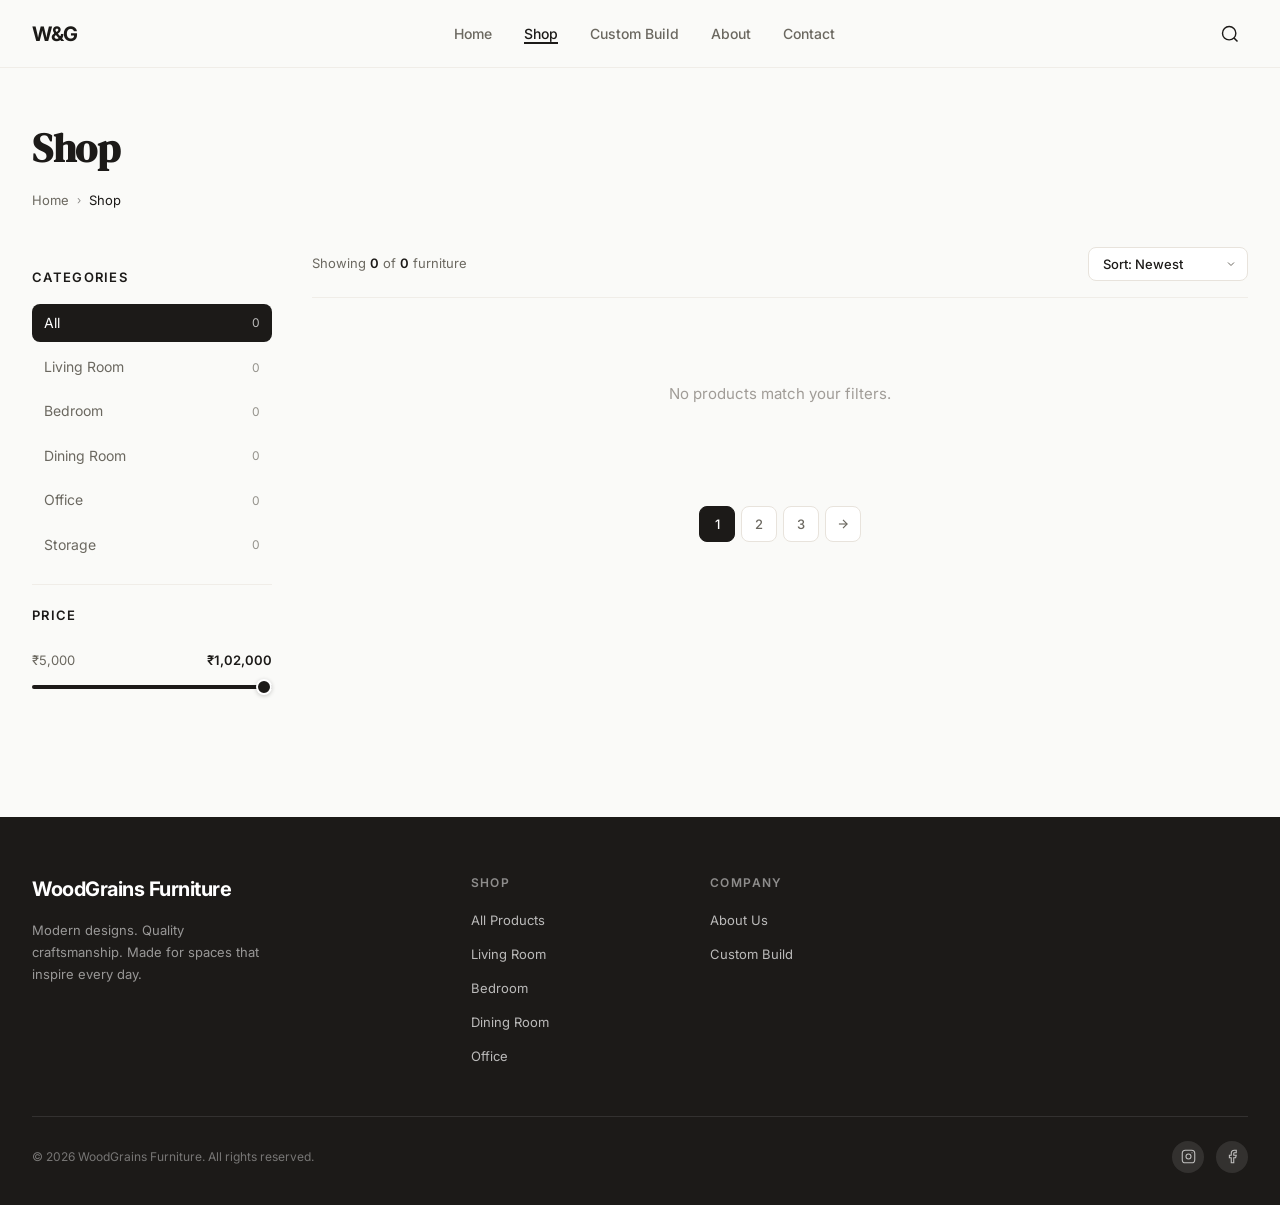
<file: shop.html>
<!DOCTYPE html>
<html lang="en">
<head>
  <meta charset="UTF-8">
  <meta name="viewport" content="width=device-width, initial-scale=1.0">
  <title>Shop — WoodGrains Furniture</title>
  <meta name="description" content="Browse our complete furniture collection. Filter by category, material, price and colour to find the perfect piece for your space.">
  <link rel="preconnect" href="https://fonts.googleapis.com">
  <link rel="preconnect" href="https://fonts.gstatic.com" crossorigin>
  <link href="https://fonts.googleapis.com/css2?family=Inter:wght@300;400;500;600;700&family=DM+Serif+Display:ital@0;1&display=swap" rel="stylesheet">
  <link rel="stylesheet" href="css/style.css">
  <link rel="stylesheet" href="css/mobile-fixes.css">
</head>
<body data-page="shop">

  <!-- NAVBAR -->
  <nav class="navbar">
    <div class="container">
      <a href="index.html" class="nav-logo">W&amp;G</a>
      <ul class="nav-links">
        <li><a href="index.html">Home</a></li>
        <li><a href="shop.html" class="active">Shop</a></li>
        <li><a href="custom-build.html">Custom Build</a></li>
        <li><a href="about.html">About</a></li>
        <li><a href="index.html#contact">Contact</a></li>
      </ul>
      <div class="nav-icons">
        <button class="nav-icon-btn search-btn" aria-label="Search">
          <svg xmlns="http://www.w3.org/2000/svg" viewBox="0 0 24 24" fill="none" stroke="currentColor"><circle cx="11" cy="11" r="8"/><line x1="21" y1="21" x2="16.65" y2="16.65"/></svg>
        </button>
        <button class="hamburger" aria-label="Menu"><span></span><span></span><span></span></button>
      </div>
    </div>
  </nav>
  <div class="mobile-nav">
    <a href="index.html">Home</a>
    <a href="shop.html">Shop</a>
    <a href="custom-build.html">Custom Build</a>
    <a href="about.html">About</a>
    <a href="index.html#contact">Contact</a>
  </div>
  <div class="search-overlay">
    <div class="search-box">
      <svg xmlns="http://www.w3.org/2000/svg" viewBox="0 0 24 24" fill="none" stroke="currentColor" stroke-width="2"><circle cx="11" cy="11" r="8"/><line x1="21" y1="21" x2="16.65" y2="16.65"/></svg>
      <input type="text" placeholder="Search furniture...">
      <button class="search-close"><svg xmlns="http://www.w3.org/2000/svg" viewBox="0 0 24 24" fill="none" stroke="currentColor" stroke-width="2"><line x1="18" y1="6" x2="6" y2="18"/><line x1="6" y1="6" x2="18" y2="18"/></svg></button>
    </div>
  </div>

  <main class="shop-page">
    <div class="container">
      <!-- Page Header -->
      <div class="shop-header">
        <h1>Shop</h1>
        <nav class="breadcrumb">
          <a href="index.html">Home</a>
          <span class="breadcrumb-sep">›</span>
          <span>Shop</span>
        </nav>
      </div>

      <div class="shop-layout">

        <!-- ══ FILTER SIDEBAR ══ -->
        <aside class="filter-sidebar">

          <!-- Categories -->
          <div class="filter-section">
            <p class="filter-title">Categories</p>
            <ul class="cat-filter-list">
              <li class="cat-filter-item active" data-cat="all">All <span class="count" id="count-all">0</span></li>
              <li class="cat-filter-item" data-cat="living-room">Living Room <span class="count" id="count-living-room">0</span></li>
              <li class="cat-filter-item" data-cat="bedroom">Bedroom <span class="count" id="count-bedroom">0</span></li>
              <li class="cat-filter-item" data-cat="dining-room">Dining Room <span class="count" id="count-dining-room">0</span></li>
              <li class="cat-filter-item" data-cat="office">Office <span class="count" id="count-office">0</span></li>
              <li class="cat-filter-item" data-cat="storage">Storage <span class="count" id="count-storage">0</span></li>
            </ul>
          </div>

          <!-- Price Range -->
          <div class="filter-section">
            <p class="filter-title">Price</p>
            <div class="price-slider-wrap">
              <div class="price-display">
                <span>₹5,000</span>
                <strong id="price-max-val">₹1,02,000</strong>
              </div>
              <div class="range-slider">
                <div class="range-track" id="range-fill" style="width:100%"></div>
                <input type="range" id="price-range" min="5000" max="102000" value="102000" step="500">
              </div>
            </div>
          </div>

        </aside>

        <!-- ══ PRODUCTS AREA ══ -->
        <div class="products-area">
          <div class="products-toolbar">
            <p class="products-count" id="products-count">Loading products...</p>
            <select class="sort-select" id="sort-select" aria-label="Sort products">
              <option value="newest">Sort: Newest</option>
              <option value="price-asc">Price: Low to High</option>
              <option value="price-desc">Price: High to Low</option>
            </select>
          </div>

          <div class="products-grid" id="products-grid">
            <!-- Rendered by JS -->
          </div>

          <!-- Pagination -->
          <div class="pagination">
            <button class="page-btn active">1</button>
            <button class="page-btn">2</button>
            <button class="page-btn">3</button>
            <button class="page-btn" style="gap:4px">
              <svg xmlns="http://www.w3.org/2000/svg" viewBox="0 0 24 24" fill="none" stroke="currentColor" stroke-width="2"><line x1="5" y1="12" x2="19" y2="12"/><polyline points="12 5 19 12 12 19"/></svg>
            </button>
          </div>
        </div>

      </div>
    </div>
  </main>

  <!-- FOOTER -->
  <footer>
    <div class="container">
      <div class="footer-grid">
        <div class="footer-brand">
          <a href="index.html" class="nav-logo">WoodGrains Furniture</a>
          <p>Modern designs. Quality craftsmanship. Made for spaces that inspire every day.</p>
        </div>
        <div class="footer-col">
          <h4>Shop</h4>
          <ul>
            <li><a href="shop.html">All Products</a></li>
            <li><a href="shop.html?cat=living-room">Living Room</a></li>
            <li><a href="shop.html?cat=bedroom">Bedroom</a></li>
            <li><a href="shop.html?cat=dining-room">Dining Room</a></li>
            <li><a href="shop.html?cat=office">Office</a></li>
          </ul>
        </div>
        <div class="footer-col">
          <h4>Company</h4>
          <ul>
            <li><a href="about.html">About Us</a></li>
            <li><a href="custom-build.html">Custom Build</a></li>
          </ul>
        </div>
        
      </div>
      <div class="footer-bottom">
        <p>© 2026 WoodGrains Furniture. All rights reserved.</p>
        <div class="footer-socials">
          <a href="#" class="social-link"><svg xmlns="http://www.w3.org/2000/svg" viewBox="0 0 24 24" fill="none" stroke="currentColor"><rect x="2" y="2" width="20" height="20" rx="5" ry="5"/><circle cx="12" cy="12" r="4"/><circle cx="17.5" cy="6.5" r="0.1" stroke-width="3"/></svg></a>
          <a href="#" class="social-link"><svg xmlns="http://www.w3.org/2000/svg" viewBox="0 0 24 24" fill="none" stroke="currentColor"><path d="M18 2h-3a5 5 0 0 0-5 5v3H7v4h3v8h4v-8h3l1-4h-4V7a1 1 0 0 1 1-1h3z"/></svg></a>
        </div>
      </div>
    </div>
  </footer>

  <script src="js/supabase-config.js"></script>
  <script src="js/script.js"></script>
</body>
</html>
</file>
<file: css/style.css>
/* ============================================================
   FURNI. — Main Stylesheet
   ============================================================ */

@import url('https://fonts.googleapis.com/css2?family=Inter:wght@300;400;500;600;700&family=DM+Serif+Display:ital@0;1&display=swap');

/* ── Reset & Base ── */
*, *::before, *::after { box-sizing: border-box; margin: 0; padding: 0; }

:root {
  --bg:         #FAFAF8;
  --bg-alt:     #F4F0EA;
  --bg-card:    #FFFFFF;
  --border:     #E8E3DC;
  --border-lt:  #F0EDE8;
  --text:       #1C1A18;
  --text-sec:   #6B6860;
  --text-muted: #A09C97;
  --accent:     #1C1A18;
  --brown:      #8C6D50;
  --brown-lt:   #C4A882;
  --beige:      #D4C4A8;
  --green:      #5C7A5C;
  --red:        #C0392B;

  --font-body:  'Inter', sans-serif;
  --font-serif: 'DM Serif Display', serif;

  --r-xs: 4px;
  --r-sm: 8px;
  --r-md: 12px;
  --r-lg: 20px;
  --r-xl: 32px;
  --r-full: 9999px;

  --sh-sm: 0 1px 4px rgba(0,0,0,0.06);
  --sh-md: 0 4px 20px rgba(0,0,0,0.08);
  --sh-lg: 0 12px 40px rgba(0,0,0,0.10);

  --ease: cubic-bezier(0.4, 0, 0.2, 1);
  --t:    0.25s var(--ease);

  --max-w: 1280px;
  --nav-h: 68px;
}

html { scroll-behavior: smooth; }

body {
  font-family: var(--font-body);
  background: var(--bg);
  color: var(--text);
  font-size: 15px;
  line-height: 1.6;
  -webkit-font-smoothing: antialiased;
}

a { text-decoration: none; color: inherit; }
img { display: block; width: 100%; object-fit: cover; }
ul { list-style: none; }
button { font-family: inherit; cursor: pointer; border: none; background: none; }
input, select { font-family: inherit; }

.container {
  max-width: var(--max-w);
  margin: 0 auto;
  padding: 0 32px;
}

/* ── Utility ── */
.sr-only { position: absolute; width: 1px; height: 1px; overflow: hidden; clip: rect(0,0,0,0); }
.flex { display: flex; }
.flex-center { display: flex; align-items: center; justify-content: center; }
.grid { display: grid; }
.badge {
  display: inline-flex; align-items: center; justify-content: center;
  width: 18px; height: 18px; border-radius: 50%;
  background: var(--text); color: #fff;
  font-size: 10px; font-weight: 600;
  position: absolute; top: -6px; right: -8px;
}

/* ============================================================
   NAVBAR
   ============================================================ */
.navbar {
  position: sticky; top: 0; z-index: 1000;
  background: rgba(250,250,248,0.92);
  backdrop-filter: blur(12px);
  border-bottom: 1px solid var(--border-lt);
  height: var(--nav-h);
}

.navbar .container {
  display: flex;
  align-items: center;
  height: 100%;
  gap: 40px;
}

.nav-logo {
  font-size: 20px;
  font-weight: 700;
  letter-spacing: -0.5px;
  color: var(--text);
  flex-shrink: 0;
}

.nav-links {
  display: flex;
  align-items: center;
  gap: 32px;
  flex: 1;
  justify-content: center;
}

.nav-links a {
  font-size: 14px;
  font-weight: 500;
  color: var(--text-sec);
  transition: color var(--t);
  position: relative;
}

.nav-links a::after {
  content: '';
  position: absolute;
  left: 0; bottom: -2px;
  width: 0; height: 1.5px;
  background: var(--text);
  transition: width var(--t);
}

.nav-links a:hover,
.nav-links a.active { color: var(--text); }
.nav-links a:hover::after,
.nav-links a.active::after { width: 100%; }

.nav-icons {
  display: flex;
  align-items: center;
  gap: 20px;
  flex-shrink: 0;
}

.nav-icon-btn {
  position: relative;
  display: flex;
  align-items: center;
  justify-content: center;
  width: 36px; height: 36px;
  border-radius: var(--r-sm);
  color: var(--text);
  transition: background var(--t), color var(--t);
}

.nav-icon-btn:hover { background: var(--border-lt); }

.nav-icon-btn svg { width: 20px; height: 20px; stroke-width: 1.7; }

.hamburger {
  display: none;
  flex-direction: column;
  gap: 5px;
  cursor: pointer;
  padding: 4px;
}
.hamburger span {
  display: block;
  width: 22px; height: 2px;
  background: var(--text);
  border-radius: 2px;
  transition: transform var(--t), opacity var(--t);
}

/* Mobile Nav */
.mobile-nav {
  display: none;
  position: fixed;
  top: var(--nav-h); left: 0; right: 0;
  background: var(--bg);
  border-bottom: 1px solid var(--border);
  padding: 20px 32px;
  z-index: 999;
  flex-direction: column;
  gap: 4px;
  box-shadow: var(--sh-md);
}

.mobile-nav.open { display: flex; }
.mobile-nav a {
  padding: 10px 0;
  font-size: 15px;
  font-weight: 500;
  border-bottom: 1px solid var(--border-lt);
  color: var(--text-sec);
}
.mobile-nav a:last-child { border-bottom: none; }
.mobile-nav a:hover { color: var(--text); }

/* ============================================================
   BREADCRUMB
   ============================================================ */
.breadcrumb {
  display: flex;
  align-items: center;
  gap: 8px;
  font-size: 13px;
  color: var(--text-muted);
  margin-bottom: 28px;
}

.breadcrumb a { color: var(--text-sec); transition: color var(--t); }
.breadcrumb a:hover { color: var(--text); }
.breadcrumb span { color: var(--text); }
.breadcrumb-sep { font-size: 11px; opacity: 0.5; }

/* ============================================================
   BUTTONS
   ============================================================ */
.btn {
  display: inline-flex;
  align-items: center;
  justify-content: center;
  gap: 8px;
  padding: 12px 24px;
  border-radius: var(--r-sm);
  font-size: 14px;
  font-weight: 600;
  letter-spacing: 0.01em;
  transition: all var(--t);
  cursor: pointer;
  border: none;
  white-space: nowrap;
}

.btn-primary {
  background: var(--text);
  color: #fff;
}
.btn-primary:hover {
  background: #333;
  transform: translateY(-1px);
  box-shadow: 0 6px 20px rgba(0,0,0,0.18);
}

.btn-outline {
  background: transparent;
  color: var(--text);
  border: 1.5px solid var(--border);
}
.btn-outline:hover {
  border-color: var(--text);
  background: var(--text);
  color: #fff;
}

.btn-ghost {
  background: transparent;
  color: var(--text-sec);
}
.btn-ghost:hover { color: var(--text); background: var(--border-lt); }

.btn-sm { padding: 8px 16px; font-size: 13px; }
.btn-lg { padding: 15px 32px; font-size: 15px; }
.btn-full { width: 100%; }

/* ============================================================
   SECTION HEADER
   ============================================================ */
.section-label {
  font-size: 11px;
  font-weight: 600;
  letter-spacing: 0.15em;
  text-transform: uppercase;
  color: var(--text-muted);
  margin-bottom: 10px;
}

.section-title {
  font-family: var(--font-serif);
  font-size: clamp(28px, 4vw, 42px);
  line-height: 1.15;
  color: var(--text);
  letter-spacing: -0.5px;
}

.section-sub {
  font-size: 15px;
  color: var(--text-sec);
  line-height: 1.7;
  max-width: 480px;
}

/* ============================================================
   ░░░ HOME PAGE ░░░
   ============================================================ */

/* Hero */
.hero {
  min-height: calc(100vh - var(--nav-h));
  display: grid;
  grid-template-columns: 1fr 1fr;
  align-items: center;
  gap: 48px;
  padding: 60px 0 40px;
  position: relative;
  overflow: hidden;
}



.hero-content { position: relative; z-index: 1; }

.hero-content .section-label { margin-bottom: 16px; }

.hero-title {
  font-family: var(--font-serif);
  font-size: clamp(38px, 5.5vw, 64px);
  line-height: 1.1;
  letter-spacing: -1.5px;
  color: var(--text);
  margin-bottom: 20px;
}

.hero-desc {
  font-size: 15px;
  color: var(--text-sec);
  line-height: 1.75;
  margin-bottom: 36px;
  max-width: 380px;
}

.hero-actions {
  display: flex;
  gap: 14px;
  flex-wrap: wrap;
}

.hero-image {
  position: relative;
  z-index: 1;
  display: flex;
  align-items: center;
  justify-content: flex-start;
  transform: translateX(-150px);
}

.hero-image img {
  width: 115%;
  height: auto;
  display: block;
  object-fit: contain;
}

.hero-image:hover img { transform: scale(1.03); }

/* Trust Bar */
.trust-bar {
  padding: 36px 0;
  border-top: 1px solid var(--border);
  border-bottom: 1px solid var(--border);
  margin: 0;
}

.trust-bar-inner {
  display: grid;
  grid-template-columns: repeat(4, 1fr);
  gap: 24px;
}

.trust-item {
  display: flex;
  align-items: center;
  gap: 14px;
}

.trust-icon {
  width: 40px; height: 40px;
  border-radius: var(--r-sm);
  background: var(--bg-alt);
  display: flex;
  align-items: center;
  justify-content: center;
  flex-shrink: 0;
}

.trust-icon svg { width: 20px; height: 20px; color: var(--brown); stroke-width: 1.6; }

.trust-text h4 { font-size: 13px; font-weight: 600; margin-bottom: 2px; }
.trust-text p { font-size: 12px; color: var(--text-muted); line-height: 1.4; }

/* Category Section */
.category-section {
  padding: 72px 0;
}

.section-header {
  display: flex;
  align-items: flex-end;
  justify-content: space-between;
  margin-bottom: 36px;
}

.view-all {
  font-size: 13px;
  font-weight: 500;
  color: var(--text-sec);
  display: flex;
  align-items: center;
  gap: 4px;
  transition: color var(--t), gap var(--t);
}
.view-all:hover { color: var(--text); gap: 8px; }
.view-all svg { width: 14px; height: 14px; }

.category-grid {
  display: grid;
  grid-template-columns: repeat(5, 1fr);
  gap: 16px;
}

.category-card {
  border-radius: var(--r-md);
  overflow: hidden;
  background: var(--bg-alt);
  cursor: pointer;
  transition: transform var(--t), box-shadow var(--t);
  position: relative;
}

.category-card:hover {
  transform: translateY(-4px);
  box-shadow: var(--sh-md);
}

.category-img {
  aspect-ratio: 3.5/3;
  background: var(--border-lt);
  position: relative;
  display: flex;
  align-items: center;
  justify-content: center;
}

.category-img img {
  width: 100%;
  height: auto;
  object-fit: contain;
  display: block;
}

.category-card:hover .category-img img { transform: scale(1.06); }

.category-img-placeholder {
  width: 100%; height: 100%;
  display: flex;
  align-items: center;
  justify-content: center;
  color: var(--text-muted);
  font-size: 12px;
}

.category-footer {
  padding: 6px 10px;
  display: flex;
  align-items: center;
  justify-content: space-between;
}
.category-footer h3 { font-size: 14px; font-weight: 600; }

.cat-arrow {
  width: 28px; height: 28px;
  border-radius: 50%;
  background: var(--bg-card);
  display: flex;
  align-items: center;
  justify-content: center;
  border: 1px solid var(--border);
  transition: background var(--t), border-color var(--t);
  flex-shrink: 0;
}

.category-card:hover .cat-arrow {
  background: var(--text);
  border-color: var(--text);
}

.cat-arrow svg { width: 13px; height: 13px; transition: color var(--t); }
.category-card:hover .cat-arrow svg { color: #fff; }

/* CTA Build Section */
.build-cta {
  background: var(--bg-alt);
  border-radius: var(--r-xl);
  margin: 0 0 72px;
  overflow: hidden;
  display: grid;
  grid-template-columns: 1fr 1fr;
  min-height: 340px;
}

.build-cta-content {
  padding: 56px 56px;
  display: flex;
  flex-direction: column;
  justify-content: center;
  gap: 12px;
}

.build-cta-content .section-title { margin-bottom: 8px; }
.build-cta-content p { font-size: 15px; color: var(--text-sec); margin-bottom: 24px; line-height: 1.7; }

.build-cta-img {
  overflow: hidden;
  background: var(--beige);
  position: relative;
}

.build-cta-img img {
  width: 100%; height: 100%;
  object-fit: cover;
}

/* Why Choose Section */
.why-section {
  padding: 72px 0;
  border-top: 1px solid var(--border);
}

.why-grid {
  display: grid;
  grid-template-columns: repeat(3, 1fr);
  gap: 40px;
  margin-top: 40px;
}

.why-item { display: flex; flex-direction: column; gap: 14px; }

.why-icon {
  width: 48px; height: 48px;
  border-radius: var(--r-md);
  background: var(--bg-alt);
  display: flex;
  align-items: center;
  justify-content: center;
}

.why-icon svg { width: 24px; height: 24px; color: var(--brown); stroke-width: 1.5; }
.why-item h3 { font-size: 16px; font-weight: 600; }
.why-item p { font-size: 14px; color: var(--text-sec); line-height: 1.7; }

/* ============================================================
   ░░░ SHOP PAGE ░░░
   ============================================================ */
.shop-page { padding: 48px 0 80px; }

.shop-header { margin-bottom: 36px; }
.shop-header h1 {
  font-family: var(--font-serif);
  font-size: 40px;
  letter-spacing: -0.5px;
  margin-bottom: 10px;
}

.shop-layout {
  display: grid;
  grid-template-columns: 240px 1fr;
  gap: 40px;
  align-items: start;
}

/* Filter Sidebar */
.filter-sidebar { position: sticky; top: calc(var(--nav-h) + 20px); }

.filter-section {
  padding: 20px 0;
  border-bottom: 1px solid var(--border-lt);
}

.filter-section:last-child { border-bottom: none; }

.filter-title {
  font-size: 13px;
  font-weight: 600;
  text-transform: uppercase;
  letter-spacing: 0.1em;
  color: var(--text);
  margin-bottom: 16px;
}

/* Category Filter */
.cat-filter-list { display: flex; flex-direction: column; gap: 6px; }
.cat-filter-item {
  padding: 8px 12px;
  border-radius: var(--r-sm);
  font-size: 14px;
  color: var(--text-sec);
  cursor: pointer;
  transition: all var(--t);
  display: flex;
  align-items: center;
  justify-content: space-between;
}
.cat-filter-item:hover { background: var(--bg-alt); color: var(--text); }
.cat-filter-item.active { background: var(--text); color: #fff; }
.cat-filter-item .count { font-size: 12px; opacity: 0.7; }

/* Price Slider */
.price-slider-wrap { padding: 8px 0; }

.price-display {
  display: flex;
  align-items: center;
  justify-content: space-between;
  font-size: 13px;
  color: var(--text-sec);
  margin-bottom: 14px;
}

.price-display strong { font-weight: 600; color: var(--text); }

.range-slider {
  position: relative;
  height: 4px;
  background: var(--border);
  border-radius: var(--r-full);
  margin: 8px 0 20px;
}

.range-track {
  position: absolute;
  height: 100%;
  background: var(--text);
  border-radius: var(--r-full);
}

input[type="range"] {
  -webkit-appearance: none;
  appearance: none;
  position: absolute;
  width: 100%;
  height: 4px;
  background: transparent;
  cursor: pointer;
  top: 0;
}

input[type="range"]::-webkit-slider-thumb {
  -webkit-appearance: none;
  width: 16px; height: 16px;
  border-radius: 50%;
  background: var(--text);
  border: 2px solid white;
  box-shadow: 0 1px 4px rgba(0,0,0,0.2);
  cursor: grab;
  transition: transform var(--t);
}

input[type="range"]::-webkit-slider-thumb:active { cursor: grabbing; transform: scale(1.2); }

/* Checkbox Filter */
.check-list { display: flex; flex-direction: column; gap: 10px; }

.check-item {
  display: flex;
  align-items: center;
  gap: 10px;
  cursor: pointer;
  font-size: 14px;
  color: var(--text-sec);
  transition: color var(--t);
}

.check-item:hover { color: var(--text); }

.check-box {
  width: 16px; height: 16px;
  border: 1.5px solid var(--border);
  border-radius: var(--r-xs);
  display: flex;
  align-items: center;
  justify-content: center;
  flex-shrink: 0;
  transition: all var(--t);
}

.check-item.checked .check-box {
  background: var(--text);
  border-color: var(--text);
}

.check-item.checked .check-box svg {
  display: block;
}

.check-box svg { display: none; width: 10px; height: 10px; color: white; }

/* Color Swatches */
.color-swatches { display: flex; gap: 8px; flex-wrap: wrap; }

.color-swatch {
  width: 28px; height: 28px;
  border-radius: 50%;
  cursor: pointer;
  transition: transform var(--t), box-shadow var(--t);
  position: relative;
  border: 2px solid transparent;
}

.color-swatch:hover { transform: scale(1.12); }
.color-swatch.active { border-color: var(--text); box-shadow: 0 0 0 3px var(--bg), 0 0 0 5px var(--text); }

/* Product Grid Area */
.products-area {}

.products-toolbar {
  display: flex;
  align-items: center;
  justify-content: space-between;
  margin-bottom: 24px;
  padding-bottom: 16px;
  border-bottom: 1px solid var(--border-lt);
}

.products-count { font-size: 13px; color: var(--text-sec); }
.products-count strong { color: var(--text); font-weight: 600; }

.sort-select {
  padding: 8px 32px 8px 14px;
  border: 1.5px solid var(--border);
  border-radius: var(--r-sm);
  font-size: 13px;
  font-weight: 500;
  color: var(--text);
  background: var(--bg-card) url("data:image/svg+xml,%3Csvg xmlns='http://www.w3.org/2000/svg' width='12' height='12' viewBox='0 0 24 24' fill='none' stroke='%236B6860' stroke-width='2'%3E%3Cpath d='m6 9 6 6 6-6'/%3E%3C/svg%3E") no-repeat right 10px center;
  -webkit-appearance: none;
  cursor: pointer;
  outline: none;
  transition: border-color var(--t);
}

.sort-select:hover, .sort-select:focus { border-color: var(--text); }

.products-grid {
  display: grid;
  grid-template-columns: repeat(3, 1fr);
  gap: 24px;
  margin-bottom: 40px;
}

/* Product Card */
.product-card {
  display: flex;
  flex-direction: column;
  min-width: 0;
  background: var(--bg-card);
  border-radius: var(--r-md);
  overflow: hidden;
  cursor: pointer;
  transition: transform var(--t), box-shadow var(--t);
  border: 1px solid var(--border-lt);
  position: relative;
}

.product-card:hover {
  transform: translateY(-4px);
  box-shadow: var(--sh-md);
}

.product-img-wrap {
  display: block;
  position: relative;
  width: 100%;
  aspect-ratio: 1 / 1;
  background: var(--bg-alt);
  overflow: hidden;
  flex-shrink: 0;
}

.product-img-wrap img {
  display: block;
  width: 100%;
  height: 100%;
  object-fit: cover;
  transition: transform 0.5s var(--ease);
}

.product-card:hover .product-img-wrap img { transform: scale(1.05); }

.product-img-placeholder {
  width: 100%; height: 100%;
  display: flex;
  align-items: center;
  justify-content: center;
  color: var(--text-muted);
  font-size: 13px;
}

.product-img-placeholder svg { width: 40px; height: 40px; margin-bottom: 8px; opacity: 0.3; }

.product-img-placeholder-inner { display: flex; flex-direction: column; align-items: center; }

.wishlist-btn {
  position: absolute;
  top: 12px; right: 12px;
  width: 32px; height: 32px;
  border-radius: 50%;
  background: rgba(255,255,255,0.9);
  display: flex;
  align-items: center;
  justify-content: center;
  transition: all var(--t);
  border: 1px solid var(--border-lt);
  z-index: 2;
}

.wishlist-btn:hover { background: white; transform: scale(1.1); }
.wishlist-btn svg { width: 15px; height: 15px; stroke-width: 1.8; }
.wishlist-btn.active svg { fill: var(--red); stroke: var(--red); }

.product-info {
  display: block;
  width: 100%;
  min-width: 0;
  padding: 16px 18px 18px;
  background: var(--bg-card);
  position: relative;
  z-index: 2;
}

.product-name-link {
  display: block;
  width: 100%;
  min-width: 0;
  color: inherit;
  text-decoration: none;
}

.product-name {
  display: block;
  width: 100%;
  min-width: 0;
  font-size: 14px;
  line-height: 1.4;
  font-weight: 600;
  color: var(--text) !important;
  margin: 0 0 6px;
  white-space: nowrap;
  overflow: hidden;
  text-overflow: ellipsis;
}

.product-price {
  display: block;
  width: 100%;
  min-width: 0;
  font-size: 16px;
  line-height: 1.4;
  font-weight: 700;
  color: var(--text) !important;
  margin: 0;
}

.product-name-link:hover .product-name {
  text-decoration: underline;
}

/* Pagination */
.pagination {
  display: flex;
  align-items: center;
  justify-content: center;
  gap: 6px;
}

.page-btn {
  width: 36px; height: 36px;
  border-radius: var(--r-sm);
  display: flex;
  align-items: center;
  justify-content: center;
  font-size: 13px;
  font-weight: 500;
  color: var(--text-sec);
  border: 1.5px solid var(--border);
  background: var(--bg-card);
  cursor: pointer;
  transition: all var(--t);
}

.page-btn:hover { border-color: var(--text); color: var(--text); }
.page-btn.active { background: var(--text); color: white; border-color: var(--text); }
.page-btn svg { width: 14px; height: 14px; }

/* ============================================================
   ░░░ PRODUCT DETAIL PAGE ░░░
   ============================================================ */
.product-detail-page { padding: 48px 0 80px; }

.product-detail-grid {
  display: grid;
  grid-template-columns: 1fr 1fr;
  gap: 64px;
  align-items: start;
}

/* Gallery */
.product-gallery {}

.main-image-wrap {
  border-radius: var(--r-lg);
  overflow: hidden;
  background: var(--bg-alt);
  aspect-ratio: 1;
  margin-bottom: 14px;
}

.main-image-wrap img {
  width: 100%; height: 100%;
  object-fit: cover;
  transition: opacity 0.3s var(--ease);
}

.thumb-list {
  display: flex;
  gap: 10px;
}

.thumb-item {
  width: 72px; height: 72px;
  border-radius: var(--r-sm);
  overflow: hidden;
  cursor: pointer;
  border: 2px solid transparent;
  background: var(--bg-alt);
  transition: border-color var(--t);
  flex-shrink: 0;
}

.thumb-item img { width: 100%; height: 100%; object-fit: cover; }
.thumb-item.active { border-color: var(--text); }
.thumb-item:hover { border-color: var(--text-muted); }

/* Product Info */
.product-info-detail { display: flex; flex-direction: column; gap: 24px; }

.product-detail-name {
  font-family: var(--font-serif);
  font-size: clamp(26px, 3vw, 36px);
  line-height: 1.15;
  letter-spacing: -0.3px;
}

.product-detail-price {
  font-size: 28px;
  font-weight: 700;
  color: var(--text);
}

.product-detail-desc {
  font-size: 14px;
  color: var(--text-sec);
  line-height: 1.75;
  padding-bottom: 24px;
  border-bottom: 1px solid var(--border-lt);
}

/* Product Information (admin-added extra detail) */
.product-extra-info {
  padding-bottom: 24px;
  border-bottom: 1px solid var(--border-lt);
}

.product-extra-info-title {
  font-size: 13px;
  font-weight: 600;
  color: var(--text);
  margin-bottom: 8px;
}

.product-extra-info-body {
  font-size: 14px;
  color: var(--text-sec);
  line-height: 1.75;
  white-space: pre-line;
}

.product-option { display: flex; flex-direction: column; gap: 10px; }

.option-label {
  font-size: 13px;
  font-weight: 600;
  color: var(--text);
  display: flex;
  align-items: center;
  gap: 6px;
}

.option-label span { font-weight: 400; color: var(--text-sec); }

.option-chips { display: flex; gap: 8px; flex-wrap: wrap; }

.chip {
  padding: 6px 14px;
  border-radius: var(--r-full);
  border: 1.5px solid var(--border);
  font-size: 13px;
  color: var(--text-sec);
  cursor: pointer;
  transition: all var(--t);
  background: var(--bg-card);
}

.chip:hover { border-color: var(--text); color: var(--text); }
.chip.active { background: var(--text); color: white; border-color: var(--text); }

.detail-color-swatches { display: flex; gap: 10px; }

.detail-color-swatch {
  width: 30px; height: 30px;
  border-radius: 50%;
  cursor: pointer;
  border: 2px solid transparent;
  transition: transform var(--t), box-shadow var(--t);
}

.detail-color-swatch:hover { transform: scale(1.1); }
.detail-color-swatch.active { box-shadow: 0 0 0 3px var(--bg), 0 0 0 5px var(--text); }

/* Quantity */
.qty-row {
  display: flex;
  align-items: center;
  gap: 16px;
}

.qty-control {
  display: flex;
  align-items: center;
  gap: 0;
  border: 1.5px solid var(--border);
  border-radius: var(--r-sm);
  overflow: hidden;
}

.qty-btn {
  width: 38px; height: 40px;
  display: flex;
  align-items: center;
  justify-content: center;
  background: transparent;
  border: none;
  cursor: pointer;
  font-size: 18px;
  color: var(--text-sec);
  transition: background var(--t), color var(--t);
}

.qty-btn:hover { background: var(--bg-alt); color: var(--text); }

.qty-input {
  width: 44px;
  text-align: center;
  border: none;
  border-left: 1px solid var(--border);
  border-right: 1px solid var(--border);
  height: 40px;
  font-size: 14px;
  font-weight: 600;
  background: transparent;
  outline: none;
  color: var(--text);
}

.product-actions {
  display: flex;
  flex-direction: column;
  gap: 10px;
}

/* Delivery Info */
.delivery-info {
  display: grid;
  grid-template-columns: repeat(3, 1fr);
  gap: 12px;
  padding-top: 20px;
  border-top: 1px solid var(--border-lt);
}

.delivery-item {
  display: flex;
  align-items: center;
  gap: 8px;
  padding: 12px;
  background: var(--bg-alt);
  border-radius: var(--r-sm);
}

.delivery-item svg { width: 18px; height: 18px; color: var(--brown); stroke-width: 1.6; flex-shrink: 0; }
.delivery-item p { font-size: 11px; color: var(--text-sec); line-height: 1.4; }
.delivery-item strong { font-size: 12px; font-weight: 600; color: var(--text); }

/* Related Products */
.related-section {
  padding: 64px 0;
  border-top: 1px solid var(--border);
}

.related-section .section-header { margin-bottom: 28px; }

.related-grid {
  display: grid;
  grid-template-columns: repeat(4, 1fr);
  gap: 20px;
}

/* ============================================================
   ░░░ CUSTOM BUILD PAGE ░░░
   ============================================================ */
.custom-build-page { padding: 48px 0 80px; }

.custom-build-hero {
  display: grid;
  grid-template-columns: 1fr 1fr;
  gap: 64px;
  align-items: center;
  margin-bottom: 80px;
}

.custom-hero-content .section-title {
  font-size: clamp(32px, 4.5vw, 54px);
  margin-bottom: 20px;
}

.custom-hero-content .section-sub { margin-bottom: 32px; }

.custom-steps { display: flex; flex-direction: column; gap: 20px; margin-bottom: 36px; }

.custom-step {
  display: flex;
  align-items: flex-start;
  gap: 16px;
  padding: 16px;
  background: var(--bg-alt);
  border-radius: var(--r-md);
  transition: background var(--t);
}

.custom-step:hover { background: var(--border-lt); }

.step-icon {
  width: 36px; height: 36px;
  border-radius: 50%;
  background: var(--text);
  color: white;
  display: flex;
  align-items: center;
  justify-content: center;
  font-size: 14px;
  font-weight: 700;
  flex-shrink: 0;
}

.step-icon svg { width: 16px; height: 16px; stroke-width: 2; }

.step-text h4 { font-size: 14px; font-weight: 600; margin-bottom: 4px; }
.step-text p { font-size: 13px; color: var(--text-sec); line-height: 1.5; }

.custom-build-img {
  display: flex;
  align-items: center;
  justify-content: center;
  position: relative;
}

.custom-build-img img {
  width: 110%;
  height: auto;
  display: block;
  object-fit: contain;
}
/* Popular Customizations */
.popular-custom {
  padding: 56px 0;
  border-top: 1px solid var(--border);
}

.popular-custom .section-title { margin-bottom: 32px; }

.custom-options-grid {
  display: grid;
  grid-template-columns: repeat(4, 1fr);
  gap: 20px;
}

.custom-option-card {
  padding: 28px 24px;
  background: var(--bg-card);
  border-radius: var(--r-md);
  border: 1px solid var(--border);
  transition: transform var(--t), box-shadow var(--t), border-color var(--t);
  cursor: pointer;
}

.custom-option-card:hover {
  transform: translateY(-4px);
  box-shadow: var(--sh-md);
  border-color: var(--text);
}

.custom-option-icon {
  width: 44px; height: 44px;
  border-radius: var(--r-sm);
  background: var(--bg-alt);
  display: flex;
  align-items: center;
  justify-content: center;
  margin-bottom: 16px;
}

.custom-option-icon svg { width: 22px; height: 22px; color: var(--brown); stroke-width: 1.6; }
.custom-option-card h3 { font-size: 15px; font-weight: 600; margin-bottom: 6px; }
.custom-option-card p { font-size: 13px; color: var(--text-sec); line-height: 1.5; }

/* ============================================================
   ░░░ ABOUT PAGE ░░░
   ============================================================ */
.about-page { padding: 48px 0 80px; }

.about-hero {
  display: grid;
  grid-template-columns: 1fr 1fr;
  gap: 72px;
  align-items: center;
  margin-bottom: 80px;
}

.about-hero-content .section-title {
  font-size: clamp(30px, 4vw, 48px);
  margin-bottom: 24px;
}

.about-hero-content p { font-size: 15px; color: var(--text-sec); line-height: 1.8; margin-bottom: 16px; }

.about-img {
  display: flex;
  align-items: center;
  justify-content: center;
  position: relative;
}

.about-img img {
  width: 110%;
  height: auto;
  display: block;
  object-fit: contain;
}
/* Stats */
.stats-bar {
  background: var(--text);
  border-radius: var(--r-xl);
  padding: 48px 56px;
  display: grid;
  grid-template-columns: repeat(4, 1fr);
  gap: 32px;
  margin-bottom: 80px;
}

.stat-item { text-align: center; }
.stat-num {
  font-family: var(--font-serif);
  font-size: 40px;
  color: #fff;
  margin-bottom: 6px;
  letter-spacing: -1px;
}
.stat-label { font-size: 13px; color: rgba(255,255,255,0.6); }

/* Team / Values */
.values-section { padding: 56px 0; border-top: 1px solid var(--border); }
.values-section .section-title { margin-bottom: 40px; }

.values-grid {
  display: grid;
  grid-template-columns: repeat(3, 1fr);
  gap: 32px;
}

.value-card {
  padding: 32px;
  background: var(--bg-alt);
  border-radius: var(--r-md);
}

.value-num {
  font-family: var(--font-serif);
  font-size: 48px;
  color: var(--border);
  line-height: 1;
  margin-bottom: 16px;
}

.value-card h3 { font-size: 16px; font-weight: 600; margin-bottom: 10px; }
.value-card p { font-size: 14px; color: var(--text-sec); line-height: 1.7; }

/* ============================================================
   ░░░ CART PAGE ░░░
   ============================================================ */
.cart-page { padding: 48px 0 80px; }
.cart-page h1 {
  font-family: var(--font-serif);
  font-size: 40px;
  letter-spacing: -0.5px;
  margin-bottom: 36px;
}

.cart-layout {
  display: grid;
  grid-template-columns: 1fr 380px;
  gap: 40px;
  align-items: start;
}

.cart-items { display: flex; flex-direction: column; gap: 1px; }

.cart-item {
  display: grid;
  grid-template-columns: 88px 1fr auto;
  gap: 20px;
  align-items: center;
  padding: 20px 0;
  border-bottom: 1px solid var(--border-lt);
}

.cart-item:last-child { border-bottom: none; }

.cart-item-img {
  width: 88px; height: 88px;
  border-radius: var(--r-sm);
  overflow: hidden;
  background: var(--bg-alt);
  flex-shrink: 0;
}

.cart-item-img img { width: 100%; height: 100%; object-fit: cover; }

.cart-item-info {}
.cart-item-name { font-size: 15px; font-weight: 600; margin-bottom: 4px; }
.cart-item-meta { font-size: 13px; color: var(--text-muted); margin-bottom: 12px; }

.cart-item-qty {
  display: flex;
  align-items: center;
  gap: 0;
  border: 1.5px solid var(--border);
  border-radius: var(--r-sm);
  width: fit-content;
  overflow: hidden;
}

.cart-qty-btn {
  width: 32px; height: 32px;
  display: flex;
  align-items: center;
  justify-content: center;
  background: transparent;
  font-size: 16px;
  color: var(--text-sec);
  cursor: pointer;
  border: none;
  transition: background var(--t);
}

.cart-qty-btn:hover { background: var(--bg-alt); }

.cart-qty-val {
  width: 36px;
  text-align: center;
  font-size: 14px;
  font-weight: 600;
  border-left: 1px solid var(--border);
  border-right: 1px solid var(--border);
  line-height: 32px;
  color: var(--text);
}

.cart-item-right {
  display: flex;
  flex-direction: column;
  align-items: flex-end;
  gap: 12px;
}

.cart-item-price { font-size: 16px; font-weight: 700; }

.remove-btn {
  width: 28px; height: 28px;
  border-radius: 50%;
  display: flex;
  align-items: center;
  justify-content: center;
  border: 1px solid var(--border);
  cursor: pointer;
  background: transparent;
  transition: all var(--t);
  color: var(--text-muted);
}

.remove-btn:hover { background: #fff0f0; border-color: var(--red); color: var(--red); }
.remove-btn svg { width: 13px; height: 13px; }

/* Empty cart */
.cart-empty {
  text-align: center;
  padding: 80px 40px;
}

.cart-empty svg { width: 64px; height: 64px; color: var(--border); margin: 0 auto 20px; }
.cart-empty h3 { font-size: 20px; font-weight: 600; margin-bottom: 10px; }
.cart-empty p { font-size: 14px; color: var(--text-sec); margin-bottom: 28px; }

/* Order Summary */
.order-summary {
  background: var(--bg-card);
  border: 1px solid var(--border);
  border-radius: var(--r-md);
  padding: 28px;
  position: sticky;
  top: calc(var(--nav-h) + 20px);
}

.summary-title {
  font-size: 16px;
  font-weight: 700;
  margin-bottom: 24px;
  padding-bottom: 16px;
  border-bottom: 1px solid var(--border-lt);
}

.summary-row {
  display: flex;
  justify-content: space-between;
  align-items: center;
  font-size: 14px;
  margin-bottom: 12px;
  color: var(--text-sec);
}

.summary-row.total {
  font-size: 17px;
  font-weight: 700;
  color: var(--text);
  margin-top: 16px;
  padding-top: 16px;
  border-top: 1.5px solid var(--border);
  margin-bottom: 24px;
}

.summary-divider {
  border: none;
  border-top: 1px solid var(--border-lt);
  margin: 16px 0;
}

.coupon-input {
  display: flex;
  gap: 8px;
  margin-bottom: 16px;
}

.coupon-input input {
  flex: 1;
  padding: 9px 14px;
  border: 1.5px solid var(--border);
  border-radius: var(--r-sm);
  font-size: 13px;
  outline: none;
  transition: border-color var(--t);
}

.coupon-input input:focus { border-color: var(--text); }
.coupon-input input::placeholder { color: var(--text-muted); }

/* ============================================================
   ░░░ FOOTER ░░░
   ============================================================ */
footer {
  background: var(--text);
  color: rgba(255,255,255,0.85);
  padding: 56px 0 32px;
}

.footer-grid {
  display: grid;
  grid-template-columns: 2fr 1fr 1fr 1.5fr;
  gap: 40px;
  margin-bottom: 48px;
}

.footer-brand .nav-logo {
  color: white;
  display: block;
  margin-bottom: 14px;
}

.footer-brand p {
  font-size: 13px;
  color: rgba(255,255,255,0.55);
  line-height: 1.7;
  max-width: 240px;
}

.footer-col h4 {
  font-size: 12px;
  font-weight: 600;
  letter-spacing: 0.12em;
  text-transform: uppercase;
  color: rgba(255,255,255,0.5);
  margin-bottom: 16px;
}

.footer-col ul { display: flex; flex-direction: column; gap: 10px; }

.footer-col ul li a {
  font-size: 13px;
  color: rgba(255,255,255,0.7);
  transition: color var(--t);
}

.footer-col ul li a:hover { color: white; }

.footer-newsletter p {
  font-size: 13px;
  color: rgba(255,255,255,0.6);
  margin-bottom: 14px;
  line-height: 1.6;
}

.newsletter-form { display: flex; gap: 8px; }

.newsletter-form input {
  flex: 1;
  padding: 10px 14px;
  background: rgba(255,255,255,0.1);
  border: 1px solid rgba(255,255,255,0.15);
  border-radius: var(--r-sm);
  font-size: 13px;
  color: white;
  outline: none;
  transition: border-color var(--t);
}

.newsletter-form input::placeholder { color: rgba(255,255,255,0.4); }
.newsletter-form input:focus { border-color: rgba(255,255,255,0.4); }

.newsletter-form .btn {
  background: rgba(255,255,255,0.15);
  color: white;
  padding: 10px 16px;
  font-size: 12px;
}

.newsletter-form .btn:hover { background: rgba(255,255,255,0.25); }

.footer-bottom {
  padding-top: 24px;
  border-top: 1px solid rgba(255,255,255,0.1);
  display: flex;
  align-items: center;
  justify-content: space-between;
}

.footer-bottom p { font-size: 12px; color: rgba(255,255,255,0.4); }

.footer-socials { display: flex; gap: 12px; }

.social-link {
  width: 32px; height: 32px;
  border-radius: 50%;
  background: rgba(255,255,255,0.1);
  display: flex;
  align-items: center;
  justify-content: center;
  transition: background var(--t);
}

.social-link:hover { background: rgba(255,255,255,0.2); }
.social-link svg { width: 15px; height: 15px; color: rgba(255,255,255,0.7); stroke-width: 1.7; }

/* ============================================================
   TOAST NOTIFICATION
   ============================================================ */
.toast-container {
  position: fixed;
  bottom: 32px; right: 32px;
  z-index: 9999;
  display: flex;
  flex-direction: column;
  gap: 10px;
}

.toast {
  background: var(--text);
  color: white;
  padding: 14px 20px;
  border-radius: var(--r-md);
  font-size: 14px;
  font-weight: 500;
  box-shadow: var(--sh-lg);
  display: flex;
  align-items: center;
  gap: 10px;
  animation: slideInToast 0.3s var(--ease), fadeOutToast 0.3s var(--ease) 2.5s forwards;
  min-width: 240px;
}

.toast svg { width: 16px; height: 16px; flex-shrink: 0; }

@keyframes slideInToast {
  from { opacity: 0; transform: translateX(40px); }
  to   { opacity: 1; transform: translateX(0); }
}

@keyframes fadeOutToast {
  from { opacity: 1; }
  to   { opacity: 0; pointer-events: none; }
}

/* ============================================================
   SEARCH OVERLAY
   ============================================================ */
.search-overlay {
  position: fixed;
  inset: 0;
  background: rgba(28,26,24,0.6);
  backdrop-filter: blur(6px);
  z-index: 2000;
  display: none;
  align-items: flex-start;
  justify-content: center;
  padding-top: 100px;
}

.search-overlay.open { display: flex; }

.search-box {
  width: 100%;
  max-width: 560px;
  background: var(--bg-card);
  border-radius: var(--r-lg);
  padding: 16px 20px;
  display: flex;
  align-items: center;
  gap: 12px;
  box-shadow: var(--sh-lg);
}

.search-box svg { width: 20px; height: 20px; color: var(--text-muted); flex-shrink: 0; }

.search-box input {
  flex: 1;
  border: none;
  outline: none;
  font-size: 16px;
  background: transparent;
  color: var(--text);
}

.search-box input::placeholder { color: var(--text-muted); }

.search-close {
  padding: 6px;
  border-radius: var(--r-sm);
  color: var(--text-muted);
  cursor: pointer;
  transition: color var(--t), background var(--t);
}

.search-close:hover { color: var(--text); background: var(--bg-alt); }
.search-close svg { width: 18px; height: 18px; }

/* ============================================================
   RESPONSIVE
   ============================================================ */

@media (max-width: 1100px) {
  .category-grid { grid-template-columns: repeat(3, 1fr); }
  .products-grid { grid-template-columns: repeat(2, 1fr); }
  .footer-grid { grid-template-columns: 1fr 1fr; gap: 32px; }
  .related-grid { grid-template-columns: repeat(2, 1fr); }
  .custom-options-grid { grid-template-columns: repeat(2, 1fr); }
}

@media (max-width: 900px) {
  .container { padding: 0 20px; }

  /* NAV */
  .nav-links { display: none; }
  .hamburger { display: flex; }

  /* HERO */
  .hero {
    grid-template-columns: 1fr;
    min-height: auto;
    padding: 40px 0 50px;
    gap: 20px;
  }

  .hero-image {
    display: flex;
    justify-content: center;
    transform: none;
    width: 100%;
  }

  .hero-image img {
    width: 100%;
    max-width: 520px;
    height: auto;
  }

  /* TRUST */
  .trust-bar-inner { grid-template-columns: repeat(2, 1fr); }

  /* CATEGORIES */
  .category-grid { grid-template-columns: repeat(2, 1fr); }

  /* CUSTOM BUILD CTA */
  .build-cta { grid-template-columns: 1fr; }
  .build-cta-img {
    display: flex;
    justify-content: center;
    align-items: center;
  }
  .build-cta-img img {
    width: 90%;
    height: auto;
    object-fit: contain;
  }

  /* WHY */
  .why-grid { grid-template-columns: 1fr 1fr; }

  /* SHOP */
  .shop-layout { grid-template-columns: 1fr; }
  .filter-sidebar { position: static; display: none; }
  .filter-sidebar.mobile-open { display: block; }

  /* PRODUCT DETAIL */
  .product-detail-grid { grid-template-columns: 1fr; }
  .thumb-list { flex-wrap: wrap; }

  /* CUSTOM BUILD PAGE */
  .custom-build-hero {
    grid-template-columns: 1fr;
    gap: 40px;
  }
  .custom-build-img {
    display: flex;
    justify-content: center;
  }
  .custom-build-img img {
    width: 100%;
    height: auto;
  }

  /* ABOUT */
  .about-hero {
    grid-template-columns: 1fr;
    gap: 40px;
  }
  .about-img {
    display: flex;
    justify-content: center;
  }
  .about-img img {
    width: 100%;
    height: auto;
  }

  /* STATS */
  .stats-bar {
    grid-template-columns: repeat(2, 1fr);
    padding: 36px 28px;
  }

  /* VALUES */
  .values-grid { grid-template-columns: 1fr; }

  /* CART */
  .cart-layout { grid-template-columns: 1fr; }
  .delivery-info { grid-template-columns: 1fr; gap: 8px; }
}

@media (max-width: 600px) {
  :root { --nav-h: 60px; }
  .container { padding: 0 16px; }

  /* NAV */
  .navbar .container { gap: 12px; }
  .nav-icons { gap: 8px; }

  /* HERO */
  .hero {
    padding: 30px 0 40px;
    gap: 10px;
  }
  .hero-title {
    font-size: 36px;
    line-height: 1.08;
  }
  .hero-desc {
    font-size: 14px;
    margin-bottom: 24px;
  }
  .hero-actions { gap: 10px; }
  .hero-actions .btn { padding: 12px 18px; }
  .hero-image img {
    width: 110%;
    max-width: none;
  }

  /* TRUST */
  .trust-bar { padding: 24px 0; }
  .trust-bar-inner {
    grid-template-columns: 1fr 1fr;
    gap: 18px 12px;
  }
  .trust-item { gap: 8px; }
  .trust-icon {
    width: 34px;
    height: 34px;
  }
  .trust-icon svg {
    width: 17px;
    height: 17px;
  }
  .trust-text h4 { font-size: 11px; }
  .trust-text p { font-size: 10px; }

  /* SECTIONS */
  .category-section,
  .why-section { padding: 48px 0; }
  .section-title { font-size: 26px; }
  .section-header { margin-bottom: 24px; }

  /* CATEGORY */
  .category-grid {
    grid-template-columns: repeat(2, 1fr);
    gap: 10px;
  }
  .category-img { aspect-ratio: 4 / 3; }
  .category-img img { width: 90%; }
  .category-footer { padding: 7px 8px; }
  .category-footer h3 { font-size: 12px; }
  .cat-arrow {
    width: 24px;
    height: 24px;
  }
  .cat-arrow svg {
    width: 11px;
    height: 11px;
  }

  /* CUSTOM CTA */
  .build-cta { margin-bottom: 48px; }
  .build-cta-content { padding: 32px 24px; }
  .build-cta-img img { width: 100%; }

  /* WHY */
  .why-grid {
    grid-template-columns: 1fr;
    gap: 28px;
  }

  /* SHOP */
  .products-grid {
    grid-template-columns: 1fr 1fr;
    gap: 12px;
  }
  .product-info {
    display: block;
    width: 100%;
    padding: 12px;
  }
  .product-name {
    display: block;
    font-size: 13px;
    line-height: 1.35;
  }
  .product-price {
    display: block;
    font-size: 14px;
    line-height: 1.35;
  }

  /* PRODUCT DETAIL */
  .product-detail-page,
  .shop-page,
  .custom-build-page,
  .about-page,
  .cart-page {
    padding-top: 32px;
    padding-bottom: 50px;
  }
  .delivery-info { grid-template-columns: 1fr; }

  /* CUSTOM BUILD */
  .custom-build-hero {
    gap: 28px;
    margin-bottom: 50px;
  }
  .custom-build-img img { width: 105%; }
  .custom-options-grid {
    grid-template-columns: 1fr 1fr;
    gap: 10px;
  }
  .custom-option-card { padding: 20px 16px; }

  /* ABOUT */
  .about-hero {
    gap: 24px;
    margin-bottom: 50px;
  }
  .about-img img { width: 105%; }

  /* STATS */
  .stats-bar {
    grid-template-columns: 1fr 1fr;
    padding: 28px 16px;
    gap: 24px 12px;
  }
  .stat-num { font-size: 32px; }

  /* VALUES */
  .value-card { padding: 24px; }

  /* CART */
  .cart-item {
    grid-template-columns: 72px 1fr;
    gap: 12px;
  }
  .cart-item-right { display: none; }

  /* FOOTER */
  .footer-grid {
    grid-template-columns: 1fr;
    gap: 28px;
  }
  .footer-bottom {
    flex-direction: column;
    gap: 16px;
    text-align: center;
  }
  .newsletter-form { flex-direction: column; }
  .newsletter-form .btn { width: 100%; }
}
</file>
<file: css/mobile-fixes.css>
/* Wood & Grains — mobile refinements */
@media (max-width: 700px) {
  .navbar .container { display:flex; align-items:center; justify-content:space-between; gap:8px; }
  .nav-logo { flex:0 0 auto; }
  .nav-icons { margin-left:auto; justify-content:flex-end; gap:4px; }
  .nav-icons .nav-icon-btn { width:36px; height:36px; }
  .nav-icons .nav-icon-btn svg { width:19px; height:19px; }
  .hamburger { width:36px; height:36px; display:flex; align-items:center; justify-content:center; padding:4px; }
  .mobile-nav { top:64px; padding:10px 18px 16px; }

  footer { margin-top:56px; }
  footer .footer-grid { grid-template-columns:1fr !important; gap:0 !important; }
  footer .footer-brand { padding-bottom:18px; }
  footer .footer-brand p { margin-top:8px; font-size:12px; line-height:1.55; max-width:320px; }
  footer .footer-col { border-top:1px solid var(--border-lt); padding:14px 0; }
  footer .footer-col h4 { margin-bottom:6px; font-size:13px; }
  footer .footer-col ul { display:flex; flex-wrap:wrap; gap:4px 16px; }
  footer .footer-col li { font-size:12px; }
  footer .footer-newsletter { padding-bottom:16px; }
  footer .footer-newsletter p { font-size:12px; margin-bottom:8px; }
  footer .newsletter-form { display:flex; gap:6px; }
  footer .newsletter-form input { min-width:0; height:38px; }
  footer .newsletter-form .btn { height:38px; padding:8px 12px; }
  footer .footer-bottom { padding:16px 0 20px; gap:10px; }
  footer .footer-bottom p { font-size:11px; }
  footer .footer-socials { gap:10px; }

  .cart-page { padding-bottom:48px; }
  .cart-page .cart-layout { grid-template-columns:1fr !important; gap:28px; }
  .cart-page .order-summary { position:static !important; }
  .cart-page .cart-item { grid-template-columns:72px 1fr !important; gap:10px; padding:14px 0; }
  .cart-page .cart-item-img { width:72px !important; height:72px !important; }
  .cart-page .cart-item-right { grid-column:2; display:flex; align-items:center; justify-content:space-between; }
  .cart-page .cart-item-name { font-size:13px; }
  .cart-page .cart-item-meta { font-size:11px; }
  .cart-page .cart-item-price { font-size:13px; }
  .cart-related-section { margin-top:48px !important; padding-top:32px !important; }
  .payment-pill { padding:4px 8px; background:var(--bg-alt); border-radius:4px; font-size:10px; font-weight:600; color:var(--text-sec); }
}
@media (max-width: 420px) {
  .nav-icons { gap:2px; }
  .nav-icons .nav-icon-btn { width:34px; height:34px; }
  .hamburger { width:34px; height:34px; }
  footer .footer-col ul { display:block; }
  footer .footer-col li { display:inline; margin-right:14px; }
}
</file>
